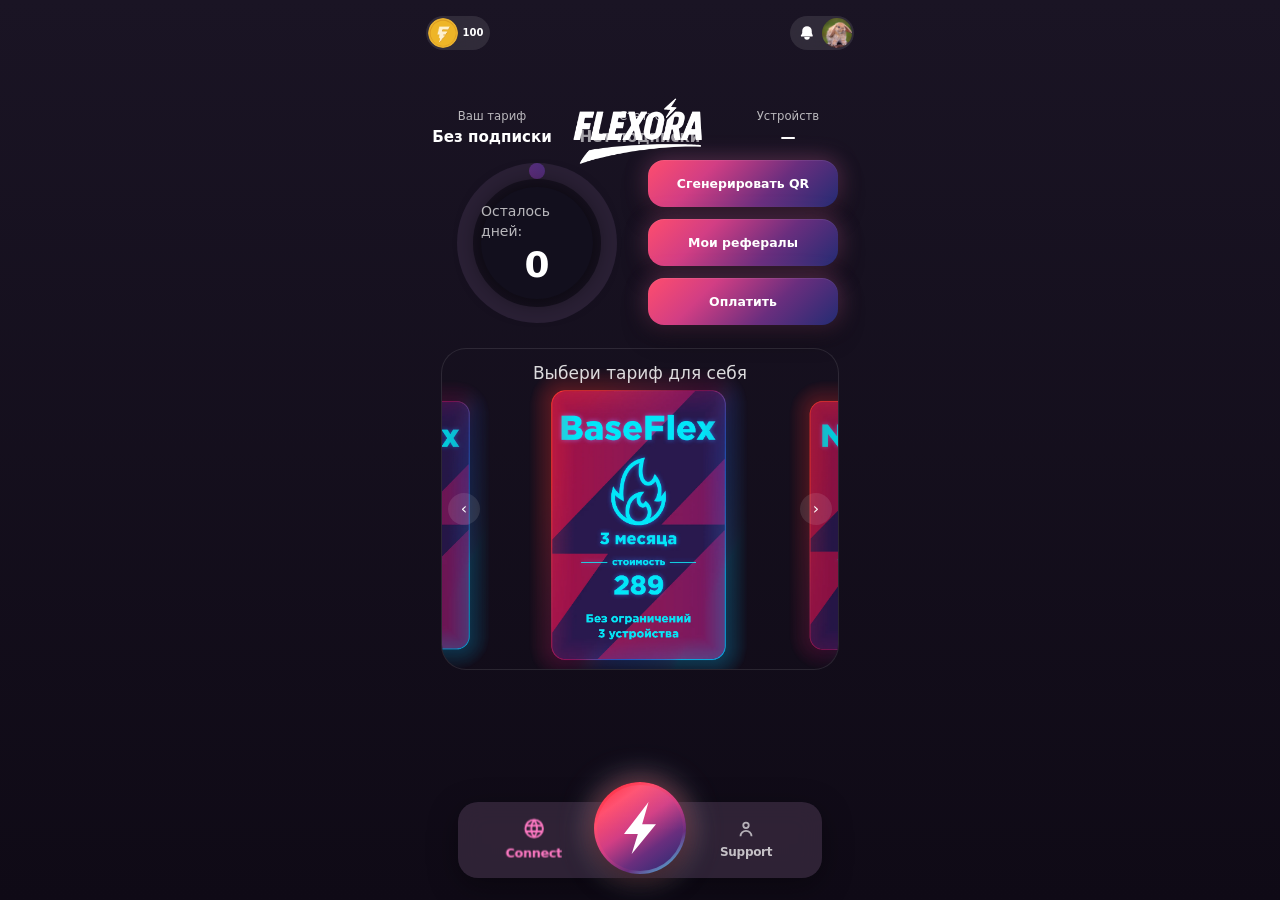
<file: frontend/assets/download_apps/Flexora.html>
<!DOCTYPE html>
<!-- saved from url=(0028)https://connect.flexora.fun/ -->
<html lang="ru" style="--tg-viewport-height: 100vh; --tg-viewport-stable-height: 100vh; overscroll-behavior-y: none;"><head><meta http-equiv="Content-Type" content="text/html; charset=UTF-8">
    
    <meta name="viewport" content="width=device-width, initial-scale=1, viewport-fit=cover">
    <title>Flexora</title>

    <link rel="preconnect" href="https://fonts.gstatic.com/" crossorigin="">
    <link href="./Flexora_files/css2" rel="stylesheet">

    <!-- Telegram WebApp SDK -->
    <script src="./Flexora_files/telegram-web-app.js.загрузка"></script>

    <!-- Ранняя инициализация WebApp: тема, expand, запрет свайпа вниз -->
    <script>
      document.addEventListener("DOMContentLoaded", function () {
        var webApp = window.Telegram && window.Telegram.WebApp;
        if (!webApp) return;

        try {
          // говорим Телеге, что всё готово, и разворачиваем мини-апп
          if (typeof webApp.ready === "function") {
            webApp.ready();
          }
          if (typeof webApp.expand === "function") {
            webApp.expand();
          }

          // вырубаем сворачивание мини-аппа вертикальным свайпом по контенту
          if (typeof webApp.disableVerticalSwipes === "function") {
            webApp.disableVerticalSwipes();
          }

          // подхватываем цвет фона из темы (на всякий)
          var tp = webApp.themeParams || {};
          if (tp.bg_color) {
            document.documentElement.style.setProperty("--tg-bg", tp.bg_color);
          }
        } catch (e) {
          console.log("[Flexora] Telegram WebApp init error", e);
        }
      });
    </script>
    <script type="module" crossorigin="" src="./Flexora_files/index-u9uAlI1-.js.загрузка"></script>
    <link rel="stylesheet" crossorigin="" href="./Flexora_files/index--44U0tvQ.css">
  </head>

  <body class="bg-[#0f0a12] text-white" style="overscroll-behavior-y: none;">
    <div id="root"><div class="min-h-screen w-full text-white" style="background-image: linear-gradient(rgb(26, 20, 36) 0%, rgb(15, 10, 22) 100%); background-position-x: ; background-position-y: ; background-size: ; background-repeat: ; background-attachment: ; background-origin: ; background-clip: ; background-color: ;"><div class="mx-auto max-w-[460px] px-4 pb-4"><div class="relative" style="--pad: 16px; overscroll-behavior-y: contain;"><div class="fixed left-1/2 -translate-x-1/2 z-40 w-full max-w-[460px]" style="top: calc(env(safe-area-inset-top) + 0px);"><div class="relative px-4 pt-4"><div class="flex items-center justify-between"><div class="h-[34px] grid grid-cols-[30px_1fr] items-center px-[2px] py-[2px] rounded-full bg-white/10 backdrop-blur-md min-w-[64px]"><img src="./Flexora_files/coin.png" alt="fcoin" class="w-[30px] h-[30px] rounded-full object-contain justify-self-start"><span class="leading-none font-semibold text-center whitespace-nowrap" style="font-variant-numeric: tabular-nums; font-size: 10.02px;">100</span></div><div class="h-[34px] grid grid-cols-[1fr_30px] items-center px-[2px] py-[2px] rounded-full bg-white/10 backdrop-blur-md min-w-[64px]"><div class="flex items-center justify-center"><svg viewBox="0 0 24 24" fill="currentColor" class="w-5 h-5" style="transform: scale(0.82);"><path d="M12 2a7 7 0 00-7 7v3.1l-1.4 2.8A1 1 0 004.5 17h15a1 1 0 00.9-1.4L19 12.1V9a7 7 0 00-7-7zM8 18a4 4 0 008 0H8z"></path></svg></div><img src="./Flexora_files/avatar.jpg" alt="avatar" class="w-[30px] h-[30px] rounded-full object-cover justify-self-end"></div></div></div></div><div class="fixed inset-0" style="z-index: 999; pointer-events: none;"><div class="absolute inset-0" style="background: radial-gradient(circle, rgb(25, 16, 39) 0%, rgb(12, 7, 22) 55%, rgb(2, 1, 10) 100%); opacity: 0; transition: opacity 0.55s ease-out;"></div><div class="absolute inset-0 flex items-center justify-center pointer-events-none"><div style="position: absolute; top: 50%; left: 50%; transform: translate(-50%, -50%) translateY(-320px) scale(0.55); transition: transform 0.7s cubic-bezier(0.22, 0.61, 0.36, 1); will-change: transform;"><div style="width: 320px; height: 320px;"><svg xmlns="http://www.w3.org/2000/svg" xmlns:xlink="http://www.w3.org/1999/xlink" viewBox="0 0 3840 2675" width="3840" height="2675" preserveAspectRatio="xMidYMid meet" style="width: 100%; height: 100%; transform: translate3d(0px, 0px, 0px); content-visibility: visible;"><defs><clippath id="__lottie_element_2"><rect width="3840" height="2675" x="0" y="0"></rect></clippath><g id="__lottie_element_6"><g clip-path="url(#__lottie_element_7)" transform="matrix(1,0,0,1,0,257.5)" opacity="1" style="display: block;"><g style="display: block;" transform="matrix(0,0,0,0,2016.6190185546875,1465.0340576171875)" opacity="1"><path stroke-linecap="butt" stroke-linejoin="miter" fill-opacity="0" stroke-miterlimit="49" stroke="rgb(255,255,255)" stroke-opacity="1" stroke-width="20" d=" M484.4320068359375,-186.9250030517578 C484.4320068359375,-186.9250030517578 400.22198486328125,-76.12200164794922 400.22198486328125,-76.12200164794922 C400.22198486328125,-76.12200164794922 409.08599853515625,-18.503999710083008 409.08599853515625,-18.503999710083008 C409.08599853515625,-18.503999710083008 298.2829895019531,70.13899993896484 298.2829895019531,70.13899993896484 C298.2829895019531,70.13899993896484 440.1109924316406,-2.992000102996826 440.1109924316406,-2.992000102996826 C440.1109924316406,-2.992000102996826 429.0299987792969,-65.04199981689453 429.0299987792969,-65.04199981689453 C429.0299987792969,-65.04199981689453 484.4320068359375,-186.9250030517578 484.4320068359375,-186.9250030517578z"></path><g opacity="1" transform="matrix(1,0,0,1,0,0)"><path fill="rgb(255,255,255)" fill-opacity="1" d=" M484.4320068359375,-186.9250030517578 C484.4320068359375,-186.9250030517578 400.22198486328125,-76.12200164794922 400.22198486328125,-76.12200164794922 C400.22198486328125,-76.12200164794922 409.08599853515625,-18.503999710083008 409.08599853515625,-18.503999710083008 C409.08599853515625,-18.503999710083008 298.2829895019531,70.13899993896484 298.2829895019531,70.13899993896484 C298.2829895019531,70.13899993896484 440.1109924316406,-2.992000102996826 440.1109924316406,-2.992000102996826 C440.1109924316406,-2.992000102996826 429.0299987792969,-65.04199981689453 429.0299987792969,-65.04199981689453 C429.0299987792969,-65.04199981689453 484.4320068359375,-186.9250030517578 484.4320068359375,-186.9250030517578z"></path></g></g><g style="display: block;" transform="matrix(0,0,0,0,2308.514892578125,1348.824951171875)" opacity="1"><path stroke-linecap="butt" stroke-linejoin="miter" fill-opacity="0" stroke-miterlimit="49" stroke="rgb(255,255,255)" stroke-opacity="1" stroke-width="20" d=" M547.3679809570312,-156.8419952392578 C547.3679809570312,-156.8419952392578 541.052978515625,-60 541.052978515625,-60 C541.052978515625,-60 514.7369995117188,-58.946998596191406 514.7369995117188,-58.946998596191406 C514.7369995117188,-58.946998596191406 462.1050109863281,11.579000473022461 462.1050109863281,11.579000473022461 C462.1050109863281,11.579000473022461 522.10498046875,-40 522.10498046875,-40 C522.10498046875,-40 551.5789794921875,-48.42100143432617 551.5789794921875,-48.42100143432617 C551.5789794921875,-48.42100143432617 547.3679809570312,-156.8419952392578 547.3679809570312,-156.8419952392578z"></path><g opacity="1" transform="matrix(1,0,0,1,0,0)"><path fill="rgb(255,255,255)" fill-opacity="1" d=" M547.3679809570312,-156.8419952392578 C547.3679809570312,-156.8419952392578 541.052978515625,-60 541.052978515625,-60 C541.052978515625,-60 514.7369995117188,-58.946998596191406 514.7369995117188,-58.946998596191406 C514.7369995117188,-58.946998596191406 462.1050109863281,11.579000473022461 462.1050109863281,11.579000473022461 C462.1050109863281,11.579000473022461 522.10498046875,-40 522.10498046875,-40 C522.10498046875,-40 551.5789794921875,-48.42100143432617 551.5789794921875,-48.42100143432617 C551.5789794921875,-48.42100143432617 547.3679809570312,-156.8419952392578 547.3679809570312,-156.8419952392578z"></path></g></g><g style="display: block;" transform="matrix(0,0,0,0,1862.18505859375,1105.1700439453125)" opacity="1"><path stroke-linecap="butt" stroke-linejoin="miter" fill-opacity="0" stroke-miterlimit="49" stroke="rgb(255,255,255)" stroke-opacity="1" stroke-width="20" d=" M386,-203 C386,-203 315,-163 315,-163 C315,-163 312.0270080566406,-140.781005859375 312.0270080566406,-140.781005859375 C312.0270080566406,-140.781005859375 251.8679962158203,-126.0479965209961 251.8679962158203,-126.0479965209961 C251.8679962158203,-126.0479965209961 319.1260070800781,-131.91400146484375 319.1260070800781,-131.91400146484375 C319.1260070800781,-131.91400146484375 331.80999755859375,-158.51400756835938 331.80999755859375,-158.51400756835938 C331.80999755859375,-158.51400756835938 386,-203 386,-203z"></path><g opacity="1" transform="matrix(1,0,0,1,0,0)"><path fill="rgb(255,255,255)" fill-opacity="1" d=" M386,-203 C386,-203 315,-163 315,-163 C315,-163 312.0270080566406,-140.781005859375 312.0270080566406,-140.781005859375 C312.0270080566406,-140.781005859375 251.8679962158203,-126.0479965209961 251.8679962158203,-126.0479965209961 C251.8679962158203,-126.0479965209961 319.1260070800781,-131.91400146484375 319.1260070800781,-131.91400146484375 C319.1260070800781,-131.91400146484375 331.80999755859375,-158.51400756835938 331.80999755859375,-158.51400756835938 C331.80999755859375,-158.51400756835938 386,-203 386,-203z"></path></g></g></g></g><clippath id="__lottie_element_7"><path d="M0,0 L3840,0 L3840,2160 L0,2160z"></path></clippath><clippath id="__lottie_element_20"><path d="M0,0 L3840,0 L3840,2160 L0,2160z"></path></clippath><g id="__lottie_element_23"><g transform="matrix(1,0,0,1,2441.43896484375,388.1440124511719)" opacity="1" style="display: block;"><path stroke-linecap="butt" stroke-linejoin="miter" fill-opacity="0" stroke-miterlimit="4" stroke="rgb(255,255,255)" stroke-opacity="1" stroke-width="73" d=" M268.86,216.99 C268.86,216.99 61.95,426.03 61.95,426.03 C50.37,433.73 36.42,420.34 43.64,408.46 C43.64,408.46 138.3,252.61 138.3,252.61 C138.73,251.91 138.25,251 137.43,250.95 C137.43,250.95 17.02,243.46 17.02,243.46 C4.58,242.69 0.25,226.55 10.63,219.65 C10.63,219.65 245.24,7.94 245.24,7.94 C256.82,0.25 270.76,13.65 263.55,25.52 C263.55,25.52 161.01,185.51 161.01,185.51 C160.56,186.21 161.03,187.14 161.87,187.19 C161.87,187.19 262.47,193.18 262.47,193.18 C274.92,193.96 279.25,210.1 268.86,216.99z"></path><g opacity="1" transform="matrix(1,0,0,1,139.74899291992188,216.98800659179688)"><path fill="rgb(255,255,255)" fill-opacity="1" d=" M129.11300659179688,0.0010000000474974513 C129.11300659179688,0.0010000000474974513 -77.8030014038086,209.04600524902344 -77.8030014038086,209.04600524902344 C-89.3740005493164,216.73800659179688 -103.3280029296875,203.35000610351562 -96.10399627685547,191.47000122070312 C-96.10399627685547,191.47000122070312 -1.4479999542236328,35.619998931884766 -1.4479999542236328,35.619998931884766 C-1.0210000276565552,34.91699981689453 -1.49399995803833,34.0099983215332 -2.315000057220459,33.95899963378906 C-2.315000057220459,33.95899963378906 -122.73300170898438,26.469999313354492 -122.73300170898438,26.469999313354492 C-135.1699981689453,25.702999114990234 -139.49899291992188,9.562999725341797 -129.12100219726562,2.6630001068115234 C-129.12100219726562,2.6630001068115234 105.48799896240234,-209.0469970703125 105.48799896240234,-209.0469970703125 C117.06999969482422,-216.73800659179688 131.01199340820312,-203.34100341796875 123.79900360107422,-191.468994140625 C123.79900360107422,-191.468994140625 21.261999130249023,-31.479999542236328 21.261999130249023,-31.479999542236328 C20.81100082397461,-30.775999069213867 21.28499984741211,-29.847000122070312 22.118999481201172,-29.797000885009766 C22.118999481201172,-29.797000885009766 122.7249984741211,-23.80699920654297 122.7249984741211,-23.80699920654297 C135.17100524902344,-23.02899932861328 139.5,-6.888000011444092 129.11300659179688,0.0010000000474974513z"></path></g></g></g><filter id="__lottie_element_29" filterUnits="objectBoundingBox" x="0%" y="0%" width="100%" height="100%"><fecomponenttransfer in="SourceGraphic"><fefunca type="table" tableValues="1.0 0.0"></fefunca></fecomponenttransfer></filter><mask id="__lottie_element_23_2" mask-type="alpha"><g filter="url(#__lottie_element_29)"><rect width="3840" height="2160" x="0" y="0" fill="#ffffff" opacity="0"></rect><use href="#__lottie_element_23"></use></g></mask><filter id="__lottie_element_30" filterUnits="objectBoundingBox" x="0%" y="0%" width="100%" height="100%"><fecomponenttransfer in="SourceGraphic"><fefunca type="table" tableValues="1.0 0.0"></fefunca></fecomponenttransfer></filter><mask id="__lottie_element_6_2" mask-type="alpha"><g filter="url(#__lottie_element_30)"><rect width="3840" height="2675" x="0" y="0" fill="#ffffff" opacity="0"></rect><use href="#__lottie_element_6"></use></g></mask><clippath id="__lottie_element_32"><path d="M0,0 L3840,0 L3840,2160 L0,2160z"></path></clippath><g id="__lottie_element_35"><g style="display: block;" transform="matrix(0,0,0,0,2308.514892578125,1348.824951171875)" opacity="1"><path stroke-linecap="butt" stroke-linejoin="miter" fill-opacity="0" stroke-miterlimit="49" stroke="rgb(255,255,255)" stroke-opacity="1" stroke-width="20" d=" M547.3679809570312,-156.8419952392578 C547.3679809570312,-156.8419952392578 541.052978515625,-60 541.052978515625,-60 C541.052978515625,-60 514.7369995117188,-58.946998596191406 514.7369995117188,-58.946998596191406 C514.7369995117188,-58.946998596191406 462.1050109863281,11.579000473022461 462.1050109863281,11.579000473022461 C462.1050109863281,11.579000473022461 522.10498046875,-40 522.10498046875,-40 C522.10498046875,-40 551.5789794921875,-48.42100143432617 551.5789794921875,-48.42100143432617 C551.5789794921875,-48.42100143432617 547.3679809570312,-156.8419952392578 547.3679809570312,-156.8419952392578z"></path><g opacity="1" transform="matrix(1,0,0,1,0,0)"><path fill="rgb(255,255,255)" fill-opacity="1" d=" M547.3679809570312,-156.8419952392578 C547.3679809570312,-156.8419952392578 541.052978515625,-60 541.052978515625,-60 C541.052978515625,-60 514.7369995117188,-58.946998596191406 514.7369995117188,-58.946998596191406 C514.7369995117188,-58.946998596191406 462.1050109863281,11.579000473022461 462.1050109863281,11.579000473022461 C462.1050109863281,11.579000473022461 522.10498046875,-40 522.10498046875,-40 C522.10498046875,-40 551.5789794921875,-48.42100143432617 551.5789794921875,-48.42100143432617 C551.5789794921875,-48.42100143432617 547.3679809570312,-156.8419952392578 547.3679809570312,-156.8419952392578z"></path></g></g></g><filter id="__lottie_element_47" filterUnits="objectBoundingBox" x="0%" y="0%" width="100%" height="100%"><fecomponenttransfer in="SourceGraphic"><fefunca type="table" tableValues="1.0 0.0"></fefunca></fecomponenttransfer></filter><mask id="__lottie_element_35_2" mask-type="alpha"><g filter="url(#__lottie_element_47)"><rect width="3840" height="2160" x="0" y="0" fill="#ffffff" opacity="0"></rect><use href="#__lottie_element_35"></use></g></mask><g id="__lottie_element_57"><g style="display: block;" transform="matrix(1,0,0,1,1920.0001220703125,1337.5)" opacity="1"><g opacity="1" transform="matrix(1,0,0,1,1151.5159912109375,-141.781005859375)"><path fill="rgb(255,255,255)" fill-opacity="1" d=" M276.4844970703125,-366.218994140625 C276.4844970703125,-366.218994140625 276.4844970703125,366.218994140625 276.4844970703125,366.218994140625 C276.4844970703125,366.218994140625 -276.4844970703125,366.218994140625 -276.4844970703125,366.218994140625 C-276.4844970703125,366.218994140625 -276.4844970703125,-366.218994140625 -276.4844970703125,-366.218994140625 C-276.4844970703125,-366.218994140625 276.4844970703125,-366.218994140625 276.4844970703125,-366.218994140625z"></path><path stroke-linecap="butt" stroke-linejoin="miter" fill-opacity="0" stroke-miterlimit="4" stroke="rgb(255,255,255)" stroke-opacity="1" stroke-width="2" d=" M276.4844970703125,-366.218994140625 C276.4844970703125,-366.218994140625 276.4844970703125,366.218994140625 276.4844970703125,366.218994140625 C276.4844970703125,366.218994140625 -276.4844970703125,366.218994140625 -276.4844970703125,366.218994140625 C-276.4844970703125,366.218994140625 -276.4844970703125,-366.218994140625 -276.4844970703125,-366.218994140625 C-276.4844970703125,-366.218994140625 276.4844970703125,-366.218994140625 276.4844970703125,-366.218994140625z"></path></g></g></g><mask id="__lottie_element_57_1" mask-type="alpha"><use href="#__lottie_element_57"></use></mask><clippath id="__lottie_element_64"><path d="M0,0 L3840,0 L3840,2160 L0,2160z"></path></clippath><g id="__lottie_element_67"><g style="display: block;" transform="matrix(1,0,0,1,1920,1080)" opacity="1"><g opacity="1" transform="matrix(1,0,0,1,0,0)"><path fill="rgb(255,255,255)" fill-opacity="1" d=" M138.94700622558594,-486.3160095214844 C138.94700622558594,-486.3160095214844 -82.1050033569336,-110.5260009765625 -82.1050033569336,-110.5260009765625 C-82.1050033569336,-110.5260009765625 31.57900047302246,243.1580047607422 31.57900047302246,243.1580047607422 C31.57900047302246,243.1580047607422 445.26300048828125,252.6320037841797 445.26300048828125,252.6320037841797 C445.26300048828125,252.6320037841797 600,-429.4739990234375 600,-429.4739990234375 C600,-429.4739990234375 138.94700622558594,-486.3160095214844 138.94700622558594,-486.3160095214844z"></path><path stroke-linecap="butt" stroke-linejoin="miter" fill-opacity="0" stroke-miterlimit="4" stroke="rgb(255,255,255)" stroke-opacity="1" stroke-width="2" d=" M138.94700622558594,-486.3160095214844 C138.94700622558594,-486.3160095214844 -82.1050033569336,-110.5260009765625 -82.1050033569336,-110.5260009765625 C-82.1050033569336,-110.5260009765625 31.57900047302246,243.1580047607422 31.57900047302246,243.1580047607422 C31.57900047302246,243.1580047607422 445.26300048828125,252.6320037841797 445.26300048828125,252.6320037841797 C445.26300048828125,252.6320037841797 600,-429.4739990234375 600,-429.4739990234375 C600,-429.4739990234375 138.94700622558594,-486.3160095214844 138.94700622558594,-486.3160095214844z"></path></g></g></g><mask id="__lottie_element_67_1" mask-type="alpha"><use href="#__lottie_element_67"></use></mask><clippath id="__lottie_element_74"><path d="M0,0 L3840,0 L3840,2675 L0,2675z"></path></clippath><g id="__lottie_element_86"><g style="display: block;" transform="matrix(1,0,0,1,1920,1337.5)" opacity="1"><g opacity="1" transform="matrix(1,0,0,1,0,0)"><path fill="rgb(255,255,255)" fill-opacity="1" d=" M-217.89500427246094,-486.3160095214844 C-217.89500427246094,-486.3160095214844 -767.3679809570312,-483.1579895019531 -767.3679809570312,-483.1579895019531 C-767.3679809570312,-483.1579895019531 -918.947021484375,240 -918.947021484375,240 C-918.947021484375,240 -331.5790100097656,236.8419952392578 -331.5790100097656,236.8419952392578 C-331.5790100097656,236.8419952392578 -145.26300048828125,-110.5260009765625 -145.26300048828125,-110.5260009765625 C-145.26300048828125,-110.5260009765625 -217.89500427246094,-486.3160095214844 -217.89500427246094,-486.3160095214844z"></path><path stroke-linecap="butt" stroke-linejoin="miter" fill-opacity="0" stroke-miterlimit="4" stroke="rgb(255,255,255)" stroke-opacity="1" stroke-width="2" d=" M-217.89500427246094,-486.3160095214844 C-217.89500427246094,-486.3160095214844 -767.3679809570312,-483.1579895019531 -767.3679809570312,-483.1579895019531 C-767.3679809570312,-483.1579895019531 -918.947021484375,240 -918.947021484375,240 C-918.947021484375,240 -331.5790100097656,236.8419952392578 -331.5790100097656,236.8419952392578 C-331.5790100097656,236.8419952392578 -145.26300048828125,-110.5260009765625 -145.26300048828125,-110.5260009765625 C-145.26300048828125,-110.5260009765625 -217.89500427246094,-486.3160095214844 -217.89500427246094,-486.3160095214844z"></path></g></g></g><mask id="__lottie_element_86_1" mask-type="alpha"><use href="#__lottie_element_86"></use></mask><g id="__lottie_element_92"><g style="display: block;" transform="matrix(1,0,0,1,1920,1337.5)" opacity="1"><g opacity="1" transform="matrix(1,0,0,1,0,0)"><path fill="rgb(255,255,255)" fill-opacity="1" d=" M-621.1829833984375,-420.89898681640625 C-621.1829833984375,-420.89898681640625 -970.1190185546875,-420.89898681640625 -970.1190185546875,-420.89898681640625 C-970.1190185546875,-420.89898681640625 -1113.5699462890625,230.447998046875 -1113.5699462890625,230.447998046875 C-1113.5699462890625,230.447998046875 -756.8800048828125,230.447998046875 -756.8800048828125,230.447998046875 C-756.8800048828125,230.447998046875 -621.1829833984375,-420.89898681640625 -621.1829833984375,-420.89898681640625z"></path><path stroke-linecap="butt" stroke-linejoin="miter" fill-opacity="0" stroke-miterlimit="4" stroke="rgb(255,255,255)" stroke-opacity="1" stroke-width="2" d=" M-621.1829833984375,-420.89898681640625 C-621.1829833984375,-420.89898681640625 -970.1190185546875,-420.89898681640625 -970.1190185546875,-420.89898681640625 C-970.1190185546875,-420.89898681640625 -1113.5699462890625,230.447998046875 -1113.5699462890625,230.447998046875 C-1113.5699462890625,230.447998046875 -756.8800048828125,230.447998046875 -756.8800048828125,230.447998046875 C-756.8800048828125,230.447998046875 -621.1829833984375,-420.89898681640625 -621.1829833984375,-420.89898681640625z"></path></g></g></g><mask id="__lottie_element_92_1" mask-type="alpha"><use href="#__lottie_element_92"></use></mask><g id="__lottie_element_98"><g style="display: none;" transform="matrix(1,0,0,1,1916.7900390625,1343.0660400390625)" opacity="1"><g opacity="1" transform="matrix(0.9950199723243713,0,0,0.9593200087547302,-42.8120002746582,61.20600128173828)"><path fill="rgb(255,255,255)" fill-opacity="1" d=" M-1279.4720458984375,-501.1369934082031 C-1279.4720458984375,-501.1369934082031 -1431.251953125,158.31300354003906 -1431.251953125,158.31300354003906 C-1431.251953125,158.31300354003906 -1267.0159912109375,160.9669952392578 -1267.0159912109375,160.9669952392578 C-1267.0159912109375,160.9669952392578 -1124.5970458984375,-496.71600341796875 -1124.5970458984375,-496.71600341796875 C-1124.5970458984375,-496.71600341796875 -1279.4720458984375,-501.1369934082031 -1279.4720458984375,-501.1369934082031z"></path><path stroke-linecap="butt" stroke-linejoin="miter" fill-opacity="0" stroke-miterlimit="4" stroke="rgb(255,255,255)" stroke-opacity="1" stroke-width="2" d=" M-1279.4720458984375,-501.1369934082031 C-1279.4720458984375,-501.1369934082031 -1431.251953125,158.31300354003906 -1431.251953125,158.31300354003906 C-1431.251953125,158.31300354003906 -1267.0159912109375,160.9669952392578 -1267.0159912109375,160.9669952392578 C-1267.0159912109375,160.9669952392578 -1124.5970458984375,-496.71600341796875 -1124.5970458984375,-496.71600341796875 C-1124.5970458984375,-496.71600341796875 -1279.4720458984375,-501.1369934082031 -1279.4720458984375,-501.1369934082031z"></path></g></g></g><mask id="__lottie_element_98_1" mask-type="alpha"><use href="#__lottie_element_98"></use></mask><g id="__lottie_element_104"><g style="display: none;" transform="matrix(1,0,0,1,1920,1337.5)" opacity="1"><g opacity="1" transform="matrix(1,0,0,1,0,0)"><path fill="rgb(255,255,255)" fill-opacity="1" d=" M-1253.9154052734375,-165.29299926757812 C-1253.9154052734375,-165.29299926757812 -1285.4573974609375,-13.151000022888184 -1285.4573974609375,-13.151000022888184 C-1285.4573974609375,-13.151000022888184 -1098.0772705078125,-11.295000076293945 -1098.0772705078125,-11.295000076293945 C-1098.0772705078125,-11.295000076293945 -1062.8251953125,-163.43699645996094 -1062.8251953125,-163.43699645996094 C-1062.8251953125,-163.43699645996094 -1253.9154052734375,-165.29299926757812 -1253.9154052734375,-165.29299926757812z"></path><path stroke-linecap="butt" stroke-linejoin="miter" fill-opacity="0" stroke-miterlimit="4" stroke="rgb(255,255,255)" stroke-opacity="1" stroke-width="2" d=" M-1253.9154052734375,-165.29299926757812 C-1253.9154052734375,-165.29299926757812 -1285.4573974609375,-13.151000022888184 -1285.4573974609375,-13.151000022888184 C-1285.4573974609375,-13.151000022888184 -1098.0772705078125,-11.295000076293945 -1098.0772705078125,-11.295000076293945 C-1098.0772705078125,-11.295000076293945 -1062.8251953125,-163.43699645996094 -1062.8251953125,-163.43699645996094 C-1062.8251953125,-163.43699645996094 -1253.9154052734375,-165.29299926757812 -1253.9154052734375,-165.29299926757812z"></path></g></g></g><mask id="__lottie_element_104_1" mask-type="alpha"><use href="#__lottie_element_104"></use></mask><g id="__lottie_element_110"><g style="display: none;" transform="matrix(1,0,0,1,1975.6619873046875,1090.7330322265625)" opacity="1"><g opacity="1" transform="matrix(1,0,0,1,0,0)"><path fill="rgb(255,255,255)" fill-opacity="1" d=" M-1254.153076171875,-164.75022888183594 C-1254.153076171875,-164.75022888183594 -1285.45703125,-13.151000022888184 -1285.45703125,-13.151000022888184 C-1285.45703125,-13.151000022888184 -1081.273681640625,-11.295000076293945 -1081.273681640625,-11.295000076293945 C-1081.273681640625,-11.295000076293945 -1046.2587890625,-162.89425659179688 -1046.2587890625,-162.89425659179688 C-1046.2587890625,-162.89425659179688 -1254.153076171875,-164.75022888183594 -1254.153076171875,-164.75022888183594z"></path><path stroke-linecap="butt" stroke-linejoin="miter" fill-opacity="0" stroke-miterlimit="4" stroke="rgb(255,255,255)" stroke-opacity="1" stroke-width="2" d=" M-1254.153076171875,-164.75022888183594 C-1254.153076171875,-164.75022888183594 -1285.45703125,-13.151000022888184 -1285.45703125,-13.151000022888184 C-1285.45703125,-13.151000022888184 -1081.273681640625,-11.295000076293945 -1081.273681640625,-11.295000076293945 C-1081.273681640625,-11.295000076293945 -1046.2587890625,-162.89425659179688 -1046.2587890625,-162.89425659179688 C-1046.2587890625,-162.89425659179688 -1254.153076171875,-164.75022888183594 -1254.153076171875,-164.75022888183594z"></path></g></g></g><mask id="__lottie_element_110_1" mask-type="alpha"><use href="#__lottie_element_110"></use></mask><g id="__lottie_element_119"><g transform="matrix(1,0,0,1,1920,1337.5)" opacity="1" style="display: block;"><g opacity="1" transform="matrix(1,0,0,1,0,0)"><path fill="rgb(255,255,255)" fill-opacity="1" d=" M1382.988037109375,267.7409973144531 C1382.988037109375,267.7409973144531 -1141.865966796875,343.9219970703125 -1141.865966796875,343.9219970703125 C-1141.865966796875,343.9219970703125 -1397.615966796875,762.9180297851562 -1397.615966796875,762.9180297851562 C-1397.615966796875,762.9180297851562 1366.6639404296875,615.9970092773438 1366.6639404296875,615.9970092773438 C1366.6639404296875,615.9970092773438 1382.988037109375,267.7409973144531 1382.988037109375,267.7409973144531z"></path></g></g></g><mask id="__lottie_element_119_1" mask-type="alpha"><use href="#__lottie_element_119"></use></mask></defs><g clip-path="url(#__lottie_element_2)"><g mask="url(#__lottie_element_119_1)" style="display: block;"><g transform="matrix(1,0,0,1,604.3389892578125,1596.31396484375)" opacity="1"><g opacity="1" transform="matrix(1,0,0,1,1322.571044921875,239.9980010986328)"><path fill="rgb(255,255,255)" fill-opacity="1" d=" M1311.488037109375,-175.94400024414062 C1115.9119873046875,-184.64700317382812 -47.71900177001953,-239.7480010986328 -1094.573974609375,-64.31800079345703 C-1107.780029296875,-62.10499954223633 -1119.89599609375,-55.67100143432617 -1129.2080078125,-46.04899978637695 C-1187.8570556640625,14.54699993133545 -1277.967041015625,140.593994140625 -1317.10205078125,217.99400329589844 C-1322.321044921875,228.3159942626953 -1312.404052734375,239.7480010986328 -1301.4449462890625,236.0489959716797 C-385.2139892578125,-73.19100189208984 809.4650268554688,-163.8820037841797 1315.0980224609375,-132.0659942626953 C1317.676025390625,-131.9040069580078 1319.93603515625,-133.7259979248047 1320.3470458984375,-136.2760009765625 C1321.6429443359375,-144.31399536132812 1322.321044921875,-156.156005859375 1322.239013671875,-164.84300231933594 C1322.1829833984375,-170.81100463867188 1317.449951171875,-175.6790008544922 1311.488037109375,-175.94400024414062z"></path></g></g></g><g style="display: block;" transform="matrix(1,0,0,1,467.7879638671875,936.239990234375)" opacity="1"><g opacity="1" transform="matrix(1,0,0,1,226.54100036621094,308.2699890136719)"><path fill="rgb(255,255,255)" fill-opacity="1" d=" M216.9409942626953,-308.0199890136719 C222.29400634765625,-308.0199890136719 226.29100036621094,-303.0929870605469 225.18600463867188,-297.8550109863281 C225.18600463867188,-297.8550109863281 199.06900024414062,-173.9600067138672 199.06900024414062,-173.9600067138672 C199.06900024414062,-173.9600067138672 199.0290069580078,-173.77000427246094 199.0290069580078,-173.77000427246094 C199.0290069580078,-173.77000427246094 32.880001068115234,-173.8179931640625 32.880001068115234,-173.8179931640625 C28.93400001525879,-173.81900024414062 25.516000747680664,-171.08200073242188 24.65399932861328,-167.23199462890625 C24.65399932861328,-167.23199462890625 2.627000093460083,-68.8239974975586 2.627000093460083,-68.8239974975586 C1.4479999542236328,-63.558998107910156 5.452000141143799,-58.558998107910156 10.847000122070312,-58.55699920654297 C10.847000122070312,-58.55699920654297 73.91899871826172,-58.540000915527344 73.91899871826172,-58.540000915527344 C73.91899871826172,-58.540000915527344 152.12899780273438,-58.52000045776367 152.12899780273438,-58.52000045776367 C152.12899780273438,-58.52000045776367 127.92900085449219,56.2400016784668 127.92900085449219,56.2400016784668 C127.92900085449219,56.2400016784668 125.27799987792969,68.8280029296875 125.27799987792969,68.8280029296875 C124.45700073242188,72.72799682617188 121.01599884033203,75.51899719238281 117.02999877929688,75.51799774169922 C117.02999877929688,75.51799774169922 -22.930999755859375,75.48200225830078 -22.930999755859375,75.48200225830078 C-26.875999450683594,75.48100280761719 -30.29400062561035,78.21700286865234 -31.1560001373291,82.06700134277344 C-31.1560001373291,82.06700134277344 -51.691001892089844,173.77999877929688 -51.691001892089844,173.77999877929688 C-51.691001892089844,173.77999877929688 -80.2760009765625,301.43499755859375 -80.2760009765625,301.43499755859375 C-81.13800048828125,305.28399658203125 -84.55500030517578,308.0199890136719 -88.4990005493164,308.0199890136719 C-88.4990005493164,308.0199890136719 -216.88900756835938,308.0199890136719 -216.88900756835938,308.0199890136719 C-222.28500366210938,308.0199890136719 -226.29100036621094,303.01800537109375 -225.11199951171875,297.75201416015625 C-225.11199951171875,297.75201416015625 -197.34100341796875,173.74000549316406 -197.34100341796875,173.74000549316406 C-197.34100341796875,173.74000549316406 -175.33099365234375,75.44000244140625 -175.33099365234375,75.44000244140625 C-175.33099365234375,75.44000244140625 -145.3209991455078,-58.599998474121094 -145.3209991455078,-58.599998474121094 C-145.3209991455078,-58.599998474121094 -119.52100372314453,-173.85000610351562 -119.52100372314453,-173.85000610351562 C-119.52100372314453,-173.85000610351562 -90.95500183105469,-301.43499755859375 -90.95500183105469,-301.43499755859375 C-90.09400177001953,-305.28399658203125 -86.677001953125,-308.0199890136719 -82.73200225830078,-308.0199890136719 C-82.73200225830078,-308.0199890136719 216.9409942626953,-308.0199890136719 216.9409942626953,-308.0199890136719z"></path></g></g><g mask="url(#__lottie_element_110_1)" style="display: none;"><g transform="matrix(1,0,0,1,467.7879638671875,936.239990234375)" opacity="1"><g opacity="1" transform="matrix(1,0,0,1,226.54100036621094,308.2699890136719)"><path fill="rgb(255,255,255)" fill-opacity="1" d=" M216.9409942626953,-308.0199890136719 C222.29400634765625,-308.0199890136719 226.29100036621094,-303.0929870605469 225.18600463867188,-297.8550109863281 C225.18600463867188,-297.8550109863281 199.06900024414062,-173.9600067138672 199.06900024414062,-173.9600067138672 C199.06900024414062,-173.9600067138672 199.0290069580078,-173.77000427246094 199.0290069580078,-173.77000427246094 C199.0290069580078,-173.77000427246094 32.880001068115234,-173.8179931640625 32.880001068115234,-173.8179931640625 C28.93400001525879,-173.81900024414062 25.516000747680664,-171.08200073242188 24.65399932861328,-167.23199462890625 C24.65399932861328,-167.23199462890625 47.47600173950195,-308.1059875488281 51.42100143432617,-308.1059875488281 C51.42100143432617,-308.1059875488281 216.9409942626953,-308.0199890136719 216.9409942626953,-308.0199890136719z"></path></g></g></g><g mask="url(#__lottie_element_104_1)" style="display: none;"><g transform="matrix(1,0,0,1,467.7879638671875,936.239990234375)" opacity="1"><g opacity="1" transform="matrix(1,0,0,1,226.54100036621094,308.2699890136719)"><path fill="rgb(255,255,255)" fill-opacity="1" d=" M2.627000093460083,-68.8239974975586 C1.4479999542236328,-63.558998107910156 5.452000141143799,-58.558998107910156 10.847000122070312,-58.55699920654297 C10.847000122070312,-58.55699920654297 73.91899871826172,-58.540000915527344 73.91899871826172,-58.540000915527344 C73.91899871826172,-58.540000915527344 152.12899780273438,-58.52000045776367 152.12899780273438,-58.52000045776367 C152.12899780273438,-58.52000045776367 127.92900085449219,56.2400016784668 127.92900085449219,56.2400016784668 C127.92900085449219,56.2400016784668 125.27799987792969,68.8280029296875 125.27799987792969,68.8280029296875 C124.45700073242188,72.72799682617188 121.01599884033203,75.51899719238281 117.02999877929688,75.51799774169922 C117.02999877929688,75.51799774169922 -22.930999755859375,75.48200225830078 -22.930999755859375,75.48200225830078 C-26.875999450683594,75.48100280761719 -30.29400062561035,78.21700286865234 -31.1560001373291,82.06700134277344 C-31.1560001373291,82.06700134277344 -36.99100112915039,80.82499694824219 -36.99100112915039,80.82499694824219 C-36.99100112915039,80.82499694824219 -3.9130001068115234,-70.65799713134766 -3.9130001068115234,-70.65799713134766 C-3.9130001068115234,-70.65799713134766 2.627000093460083,-68.8239974975586 2.627000093460083,-68.8239974975586z"></path></g></g></g><g mask="url(#__lottie_element_98_1)" style="display: none;"><g transform="matrix(1,0,0,1,467.7879638671875,936.239990234375)" opacity="1"><g opacity="1" transform="matrix(1,0,0,1,226.54100036621094,308.2699890136719)"><path fill="rgb(255,255,255)" fill-opacity="1" d=" M52.21500015258789,-308.22100830078125 C57.56800079345703,-308.22100830078125 25.516000747680664,-171.08200073242188 24.65399932861328,-167.23199462890625 C24.65399932861328,-167.23199462890625 2.627000093460083,-68.8239974975586 2.627000093460083,-68.8239974975586 C1.4479999542236328,-63.558998107910156 -30.29400062561035,78.21700286865234 -31.1560001373291,82.06700134277344 C-31.1560001373291,82.06700134277344 -51.691001892089844,173.77999877929688 -51.691001892089844,173.77999877929688 C-51.691001892089844,173.77999877929688 -80.2760009765625,301.43499755859375 -80.2760009765625,301.43499755859375 C-81.13800048828125,305.28399658203125 -84.55500030517578,308.0199890136719 -88.4990005493164,308.0199890136719 C-88.4990005493164,308.0199890136719 -216.88900756835938,308.0199890136719 -216.88900756835938,308.0199890136719 C-222.28500366210938,308.0199890136719 -226.29100036621094,303.01800537109375 -225.11199951171875,297.75201416015625 C-225.11199951171875,297.75201416015625 -197.34100341796875,173.74000549316406 -197.34100341796875,173.74000549316406 C-197.34100341796875,173.74000549316406 -175.33099365234375,75.44000244140625 -175.33099365234375,75.44000244140625 C-175.33099365234375,75.44000244140625 -145.3209991455078,-58.599998474121094 -145.3209991455078,-58.599998474121094 C-145.3209991455078,-58.599998474121094 -119.52100372314453,-173.85000610351562 -119.52100372314453,-173.85000610351562 C-119.52100372314453,-173.85000610351562 -90.95500183105469,-301.43499755859375 -90.95500183105469,-301.43499755859375 C-90.09400177001953,-305.28399658203125 -86.677001953125,-308.0199890136719 -82.73200225830078,-308.0199890136719 C-82.73200225830078,-308.0199890136719 52.21500015258789,-308.22100830078125 52.21500015258789,-308.22100830078125z"></path></g></g></g><g mask="url(#__lottie_element_92_1)" style="display: block;"><g transform="matrix(1,0,0,1,841.7179565429688,936.239990234375)" opacity="1"><g opacity="1" transform="matrix(1,0,0,1,172.52000427246094,308.2699890136719)"><path fill="rgb(255,255,255)" fill-opacity="1" d=" M172.27000427246094,173.9199981689453 C172.27000427246094,173.9199981689453 145.41000366210938,301.3320007324219 145.41000366210938,301.3320007324219 C144.58799743652344,305.2300109863281 141.1490020751953,308.0199890136719 137.1649932861328,308.0199890136719 C137.1649932861328,308.0199890136719 -162.8679962158203,308.0199890136719 -162.8679962158203,308.0199890136719 C-168.26499938964844,308.0199890136719 -172.27000427246094,303.01800537109375 -171.09100341796875,297.75201416015625 C-171.09100341796875,297.75201416015625 -143.35000610351562,173.83999633789062 -143.35000610351562,173.83999633789062 C-143.35000610351562,173.83999633789062 -143.3300018310547,173.75 -143.3300018310547,173.75 C-143.3300018310547,173.75 -117.02999877929688,56.2599983215332 -117.02999877929688,56.2599983215332 C-117.02999877929688,56.2599983215332 -87.0199966430664,-77.77999877929688 -87.0199966430664,-77.77999877929688 C-87.0199966430664,-77.77999877929688 -65.48999786376953,-173.94000244140625 -65.48999786376953,-173.94000244140625 C-65.48999786376953,-173.94000244140625 -36.944000244140625,-301.43499755859375 -36.944000244140625,-301.43499755859375 C-36.08300018310547,-305.28399658203125 -32.66600036621094,-308.0199890136719 -28.72100067138672,-308.0199890136719 C-28.72100067138672,-308.0199890136719 99.66799926757812,-308.0199890136719 99.66799926757812,-308.0199890136719 C105.06400299072266,-308.0199890136719 109.06999969482422,-303.01800537109375 107.89099884033203,-297.75201416015625 C107.89099884033203,-297.75201416015625 80.16000366210938,-173.89999389648438 80.16000366210938,-173.89999389648438 C80.16000366210938,-173.89999389648438 58.630001068115234,-77.73999786376953 58.630001068115234,-77.73999786376953 C58.630001068115234,-77.73999786376953 28.6200008392334,56.29999923706055 28.6200008392334,56.29999923706055 C28.6200008392334,56.29999923706055 2.319999933242798,173.7899932861328 2.319999933242798,173.7899932861328 C2.319999933242798,173.7899932861328 2.299999952316284,173.8800048828125 2.299999952316284,173.8800048828125 C2.299999952316284,173.8800048828125 172.27000427246094,173.9199981689453 172.27000427246094,173.9199981689453z"></path></g></g></g><g mask="url(#__lottie_element_86_1)" style="display: block;"><g transform="matrix(1,0,0,1,1198.889892578125,936.239013671875)" opacity="1"><g opacity="1" transform="matrix(1,0,0,1,215.70599365234375,308.2699890136719)"><path fill="rgb(255,255,255)" fill-opacity="1" d=" M35.62099838256836,-167.55299377441406 C35.62099838256836,-167.55299377441406 19.972000122070312,-97.66400146484375 19.972000122070312,-97.66400146484375 C17.673999786376953,-87.39800262451172 25.481000900268555,-77.64700317382812 36.000999450683594,-77.64399719238281 C36.000999450683594,-77.64399719238281 150.26699829101562,-77.61199951171875 150.26699829101562,-77.61199951171875 C155.3509979248047,-77.61100006103516 159.14500427246094,-72.93199920654297 158.0959930419922,-67.95800018310547 C158.0959930419922,-67.95800018310547 133.21200561523438,50.07600021362305 133.21200561523438,50.07600021362305 C132.43099975585938,53.77899932861328 129.16200256347656,56.43000030517578 125.37699890136719,56.42900085449219 C125.37699890136719,56.42900085449219 -8.107999801635742,56.391998291015625 -8.107999801635742,56.391998291015625 C-11.854999542236328,56.39099884033203 -15.100000381469727,58.9900016784668 -15.918999671936035,62.64699935913086 C-15.918999671936035,62.64699935913086 -38.64500045776367,164.1300048828125 -38.64500045776367,164.1300048828125 C-39.76499938964844,169.13099670410156 -35.96200180053711,173.8820037841797 -30.83799934387207,173.88299560546875 C-30.83799934387207,173.88299560546875 107.90699768066406,173.91799926757812 107.90699768066406,173.91799926757812 C112.98999786376953,173.91900634765625 116.78500366210938,178.59800720214844 115.73600006103516,183.57200622558594 C115.73600006103516,183.57200622558594 90.83999633789062,301.6679992675781 90.83999633789062,301.6679992675781 C90.05999755859375,305.3699951171875 86.79399871826172,308.0199890136719 83.01000213623047,308.0199890136719 C83.01000213623047,308.0199890136719 -206.5260009765625,308.0199890136719 -206.5260009765625,308.0199890136719 C-211.6510009765625,308.0199890136719 -215.45599365234375,303.2699890136719 -214.33599853515625,298.26800537109375 C-214.33599853515625,298.26800537109375 -186.47900390625,173.83999633789062 -186.47900390625,173.83999633789062 C-186.47900390625,173.83999633789062 -160.16900634765625,56.349998474121094 -160.16900634765625,56.349998474121094 C-160.16900634765625,56.349998474121094 -130.15899658203125,-77.69000244140625 -130.15899658203125,-77.69000244140625 C-130.15899658203125,-77.69000244140625 -108.62899780273438,-173.85000610351562 -108.62899780273438,-173.85000610351562 C-108.62899780273438,-173.85000610351562 -79.98899841308594,-301.7650146484375 -79.98899841308594,-301.7650146484375 C-79.1709976196289,-305.4209899902344 -75.9260025024414,-308.0199890136719 -72.17900085449219,-308.0199890136719 C-72.17900085449219,-308.0199890136719 206.57400512695312,-308.0199890136719 206.57400512695312,-308.0199890136719 C211.65899658203125,-308.0199890136719 215.45599365234375,-303.3399963378906 214.40699768066406,-298.364990234375 C214.40699768066406,-298.364990234375 189.47999572753906,-180.12399291992188 189.47999572753906,-180.12399291992188 C188.6999969482422,-176.42100524902344 185.4320068359375,-173.77000427246094 181.64700317382812,-173.77099609375 C181.64700317382812,-173.77099609375 43.43299865722656,-173.80799865722656 43.43299865722656,-173.80799865722656 C39.68600082397461,-173.8090057373047 36.439998626708984,-171.2100067138672 35.62099838256836,-167.55299377441406z"></path></g></g></g><g mask="url(#__lottie_element_6_2)" style="display: block;"><g clip-path="url(#__lottie_element_74)" transform="matrix(1,0,0,1,0,0)" opacity="1"><g style="display: none;" transform="matrix(0.9999982714653015,-0.0018652204889804125,0.0018672080477699637,1.0010638236999512,1531.277587890625,934.5540771484375)" opacity="1"><g opacity="1" transform="matrix(1,0,0,1,274.0190124511719,308.2699890136719)"><path fill="rgb(255,255,255)" fill-opacity="1" d=" M90.39199829101562,-5.046999931335449 C90.39199829101562,-5.046999931335449 169.2030029296875,297.468994140625 169.2030029296875,297.468994140625 C170.593994140625,302.8070068359375 166.56500244140625,308.0199890136719 161.04800415039062,308.0199890136719 C161.04800415039062,308.0199890136719 33.07099914550781,308.0199890136719 33.07099914550781,308.0199890136719 C29.107999801635742,308.0199890136719 25.68000030517578,305.25799560546875 24.836999893188477,301.385986328125 C24.836999893188477,301.385986328125 -8.74899959564209,147.10000610351562 -8.74899959564209,147.10000610351562 C-8.74899959564209,147.10000610351562 -15.319000244140625,116.89700317382812 -15.319000244140625,116.89700317382812 C-16.990999221801758,109.21099853515625 -76.92500305175781,-17.36400032043457 -77.43399810791016,-19.54199981689453 C-77.43399810791016,-19.54199981689453 -142.4600067138672,-297.67498779296875 -142.4600067138672,-297.67498779296875 C-143.6959991455078,-302.96099853515625 -139.68299865722656,-308.0199890136719 -134.25399780273438,-308.0199890136719 C-134.25399780273438,-308.0199890136719 -6.370999813079834,-308.0199890136719 -6.370999813079834,-308.0199890136719 C-2.325000047683716,-308.0199890136719 1.149999976158142,-305.1449890136719 1.906999945640564,-301.1709899902344 C1.906999945640564,-301.1709899902344 25.07200050354004,-179.63999938964844 25.07200050354004,-179.63999938964844 C25.07200050354004,-179.63999938964844 29.079999923706055,-158.5959930419922 29.079999923706055,-158.5959930419922 C30.538000106811523,-150.94400024414062 89.80500030517578,-7.301000118255615 90.39199829101562,-5.046999931335449z"></path></g></g><g style="display: none;" transform="matrix(0.9999960660934448,0.0027978287544101477,-0.0028008101508021355,1.0010616779327393,1532.0152587890625,937.1082763671875)" opacity="1"><g opacity="1" transform="matrix(1,0,0,1,274.0190124511719,308.2699890136719)"><path fill="rgb(255,255,255)" fill-opacity="1" d=" M-31.01099967956543,114.76699829101562 C-31.01099967956543,114.76699829101562 -41.40800094604492,134.5399932861328 -41.40800094604492,134.5399932861328 C-41.40800094604492,134.5399932861328 -130.25999450683594,303.5150146484375 -130.25999450683594,303.5150146484375 C-131.71600341796875,306.2860107421875 -134.58799743652344,308.0199890136719 -137.71800231933594,308.0199890136719 C-137.71800231933594,308.0199890136719 -263.12298583984375,308.0199890136719 -263.12298583984375,308.0199890136719 C-269.7330017089844,308.0199890136719 -273.7690124511719,300.7560119628906 -270.27801513671875,295.14300537109375 C-270.27801513671875,295.14300537109375 -78.48400115966797,-13.17300033569336 -78.48400115966797,-13.17300033569336 C-77.302001953125,-15.071999549865723 40.70899963378906,-149.197998046875 44.63600158691406,-155.92599487304688 C44.63600158691406,-155.92599487304688 49.09199905395508,-163.55999755859375 49.09199905395508,-163.55999755859375 C49.09199905395508,-163.55999755859375 131.02200317382812,-303.8429870605469 131.02200317382812,-303.8429870605469 C132.5330047607422,-306.42999267578125 135.30299377441406,-308.0199890136719 138.2989959716797,-308.0199890136719 C138.2989959716797,-308.0199890136719 263.10198974609375,-308.0199890136719 263.10198974609375,-308.0199890136719 C269.73699951171875,-308.0199890136719 273.7690124511719,-300.7080078125 270.22900390625,-295.09698486328125 C270.22900390625,-295.09698486328125 91.41899871826172,-11.666999816894531 91.41899871826172,-11.666999816894531 C90.177001953125,-9.697999954223633 -27.350000381469727,107.80400085449219 -31.01099967956543,114.76699829101562z"></path></g></g><g style="display: block;" transform="matrix(1,0,0,1,1532.596923828125,936.239990234375)" opacity="1"><g opacity="1" transform="matrix(1,0,0,1,274.0190124511719,308.2699890136719)"><path fill="rgb(255,255,255)" fill-opacity="1" d=" M90.39199829101562,-5.046999931335449 C90.39199829101562,-5.046999931335449 169.2030029296875,297.468994140625 169.2030029296875,297.468994140625 C170.593994140625,302.8070068359375 166.56500244140625,308.0199890136719 161.04800415039062,308.0199890136719 C161.04800415039062,308.0199890136719 33.07099914550781,308.0199890136719 33.07099914550781,308.0199890136719 C29.107999801635742,308.0199890136719 25.68000030517578,305.25799560546875 24.836999893188477,301.385986328125 C24.836999893188477,301.385986328125 -8.74899959564209,147.10000610351562 -8.74899959564209,147.10000610351562 C-8.74899959564209,147.10000610351562 -15.319000244140625,116.89700317382812 -15.319000244140625,116.89700317382812 C-16.990999221801758,109.21099853515625 -27.350000381469727,107.80400085449219 -31.01099967956543,114.76699829101562 C-31.01099967956543,114.76699829101562 -41.40800094604492,134.5399932861328 -41.40800094604492,134.5399932861328 C-41.40800094604492,134.5399932861328 -130.25999450683594,303.5150146484375 -130.25999450683594,303.5150146484375 C-131.71600341796875,306.2860107421875 -134.58799743652344,308.0199890136719 -137.71800231933594,308.0199890136719 C-137.71800231933594,308.0199890136719 -263.12298583984375,308.0199890136719 -263.12298583984375,308.0199890136719 C-269.7330017089844,308.0199890136719 -273.7690124511719,300.7560119628906 -270.27801513671875,295.14300537109375 C-270.27801513671875,295.14300537109375 -78.48400115966797,-13.17300033569336 -78.48400115966797,-13.17300033569336 C-77.302001953125,-15.071999549865723 -76.92500305175781,-17.36400032043457 -77.43399810791016,-19.54199981689453 C-77.43399810791016,-19.54199981689453 -142.4600067138672,-297.67498779296875 -142.4600067138672,-297.67498779296875 C-143.6959991455078,-302.96099853515625 -139.68299865722656,-308.0199890136719 -134.25399780273438,-308.0199890136719 C-134.25399780273438,-308.0199890136719 -6.370999813079834,-308.0199890136719 -6.370999813079834,-308.0199890136719 C-2.325000047683716,-308.0199890136719 1.149999976158142,-305.1449890136719 1.906999945640564,-301.1709899902344 C1.906999945640564,-301.1709899902344 25.07200050354004,-179.63999938964844 25.07200050354004,-179.63999938964844 C25.07200050354004,-179.63999938964844 29.079999923706055,-158.5959930419922 29.079999923706055,-158.5959930419922 C30.538000106811523,-150.94400024414062 40.70899963378906,-149.197998046875 44.63600158691406,-155.92599487304688 C44.63600158691406,-155.92599487304688 49.09199905395508,-163.55999755859375 49.09199905395508,-163.55999755859375 C49.09199905395508,-163.55999755859375 131.02200317382812,-303.8429870605469 131.02200317382812,-303.8429870605469 C132.5330047607422,-306.42999267578125 135.30299377441406,-308.0199890136719 138.2989959716797,-308.0199890136719 C138.2989959716797,-308.0199890136719 263.10198974609375,-308.0199890136719 263.10198974609375,-308.0199890136719 C269.73699951171875,-308.0199890136719 273.7690124511719,-300.7080078125 270.22900390625,-295.09698486328125 C270.22900390625,-295.09698486328125 91.41899871826172,-11.666999816894531 91.41899871826172,-11.666999816894531 C90.177001953125,-9.697999954223633 89.80500030517578,-7.301000118255615 90.39199829101562,-5.046999931335449z"></path></g></g></g></g><g mask="url(#__lottie_element_6_2)" style="display: block;"><g clip-path="url(#__lottie_element_64)" transform="matrix(1,0,0,1,0,257.5)" opacity="1"><g mask="url(#__lottie_element_67_1)" style="display: block;"><g transform="matrix(1,0,0,1,1979.47802734375,678.739990234375)" opacity="1"><g opacity="1" transform="matrix(1,0,0,1,239.44000244140625,308.2699890136719)"><path fill="rgb(255,255,255)" fill-opacity="1" d=" M60.279998779296875,-308.0199890136719 C-51.060001373291016,-308.0199890136719 -147.1999969482422,-230.0500030517578 -170.19000244140625,-121.0999984741211 C-170.19000244140625,-121.0999984741211 -216.25999450683594,97.19000244140625 -216.25999450683594,97.19000244140625 C-239.19000244140625,205.8300018310547 -156.30999755859375,308.0199890136719 -45.279998779296875,308.0199890136719 C10.390000343322754,308.0199890136719 62.27000045776367,288.5299987792969 103.08999633789062,255.4199981689453 C143.9199981689453,222.3000030517578 173.7100067138672,175.5800018310547 185.1999969482422,121.0999984741211 C185.1999969482422,121.0999984741211 193.97000122070312,79.52999877929688 193.97000122070312,79.52999877929688 C193.97000122070312,79.52999877929688 231.27000427246094,-97.19000244140625 231.27000427246094,-97.19000244140625 C233.30999755859375,-106.87999725341797 234.52000427246094,-116.51000213623047 234.92999267578125,-126.0199966430664 C239.19000244140625,-223.24000549316406 161.41000366210938,-308.0199890136719 60.279998779296875,-308.0199890136719z M103.2699966430664,-149.55999755859375 C103.2699966430664,-149.55999755859375 40.7400016784668,128.02999877929688 40.7400016784668,128.02999877929688 C36.56999969482422,146.52000427246094 26.280000686645508,162.33999633789062 12.289999961853027,173.5399932861328 C-1.7100000381469727,184.72999572753906 -19.399999618530273,191.3000030517578 -38.36000061035156,191.3000030517578 C-67.33999633789062,191.3000030517578 -88.83999633789062,164.4199981689453 -82.47000122070312,136.13999938964844 C-82.47000122070312,136.13999938964844 -19.940000534057617,-141.4499969482422 -19.940000534057617,-141.4499969482422 C-11.609999656677246,-178.44000244140625 21.239999771118164,-204.7100067138672 59.150001525878906,-204.7100067138672 C88.13999938964844,-204.7100067138672 109.62999725341797,-177.8300018310547 103.2699966430664,-149.55999755859375z"></path></g></g></g></g></g><g mask="url(#__lottie_element_57_1)" style="display: block;"><g transform="matrix(1,0,0,1,2812.009033203125,936.239990234375)" opacity="1"><g opacity="1" transform="matrix(1,0,0,1,228.43099975585938,308.2699890136719)"><path fill="rgb(255,255,255)" fill-opacity="1" d=" M221.54800415039062,193.66000366210938 C221.54800415039062,193.66000366210938 214.13699340820312,70.70999908447266 214.13699340820312,70.70999908447266 C214.13699340820312,70.70999908447266 191.81399536132812,-300.1000061035156 191.81399536132812,-300.1000061035156 C191.54600524902344,-304.54901123046875 187.86099243164062,-308.0199890136719 183.4040069580078,-308.0199890136719 C183.4040069580078,-308.0199890136719 27.392000198364258,-308.0199890136719 27.392000198364258,-308.0199890136719 C23.972000122070312,-308.0199890136719 20.889999389648438,-305.9530029296875 19.5939998626709,-302.7879943847656 C19.5939998626709,-302.7879943847656 -133.4320068359375,70.70999908447266 -133.4320068359375,70.70999908447266 C-133.4320068359375,70.70999908447266 -183.81199645996094,193.66000366210938 -183.81199645996094,193.66000366210938 C-183.81199645996094,193.66000366210938 -225.91000366210938,296.39801025390625 -225.91000366210938,296.39801025390625 C-228.18099975585938,301.9429931640625 -224.10499572753906,308.0199890136719 -218.11300659179688,308.0199890136719 C-218.11300659179688,308.0199890136719 -101.3489990234375,308.0199890136719 -101.3489990234375,308.0199890136719 C-97.88300323486328,308.0199890136719 -94.7699966430664,305.8970031738281 -93.50399780273438,302.66900634765625 C-93.50399780273438,302.66900634765625 -52.86899948120117,199.01100158691406 -52.86899948120117,199.01100158691406 C-51.604000091552734,195.7830047607422 -48.49100112915039,193.66000366210938 -45.02399826049805,193.66000366210938 C-45.02399826049805,193.66000366210938 80.43199920654297,193.66000366210938 80.43199920654297,193.66000366210938 C84.9469985961914,193.66000366210938 88.65899658203125,197.21800231933594 88.85099792480469,201.72900390625 C88.85099792480469,201.72900390625 93.02400207519531,299.95098876953125 93.02400207519531,299.95098876953125 C93.21600341796875,304.4620056152344 96.93000030517578,308.0199890136719 101.44400024414062,308.0199890136719 C101.44400024414062,308.0199890136719 219.47900390625,308.0199890136719 219.47900390625,308.0199890136719 C224.33200073242188,308.0199890136719 228.1820068359375,303.9320068359375 227.89100646972656,299.0870056152344 C227.89100646972656,299.0870056152344 221.54800415039062,193.66000366210938 221.54800415039062,193.66000366210938z M1.937000036239624,59.20800018310547 C1.937000036239624,59.20800018310547 60.31800079345703,-89.72000122070312 60.31800079345703,-89.72000122070312 C63.643001556396484,-98.2030029296875 76.19599914550781,-96.10600280761719 76.58200073242188,-87.00199890136719 C76.58200073242188,-87.00199890136719 82.90499877929688,61.92599868774414 82.90499877929688,61.92599868774414 C83.10900115966797,66.71600341796875 79.28099822998047,70.70999908447266 74.48600006103516,70.70999908447266 C74.48600006103516,70.70999908447266 9.781999588012695,70.70999908447266 9.781999588012695,70.70999908447266 C3.8459999561309814,70.70999908447266 -0.23000000417232513,64.73500061035156 1.937000036239624,59.20800018310547z"></path></g></g></g><g style="display: block;" transform="matrix(0,0,0,0,2016.6190185546875,1722.5340576171875)" opacity="1"><g opacity="1" transform="matrix(1,0,0,1,0,0)"><path fill="rgb(255,255,255)" fill-opacity="1" d=" M484.4320068359375,-186.9250030517578 C484.4320068359375,-186.9250030517578 400.22198486328125,-76.12200164794922 400.22198486328125,-76.12200164794922 C400.22198486328125,-76.12200164794922 409.08599853515625,-18.503999710083008 409.08599853515625,-18.503999710083008 C409.08599853515625,-18.503999710083008 298.2829895019531,70.13899993896484 298.2829895019531,70.13899993896484 C298.2829895019531,70.13899993896484 440.1109924316406,-2.992000102996826 440.1109924316406,-2.992000102996826 C440.1109924316406,-2.992000102996826 429.0299987792969,-65.04199981689453 429.0299987792969,-65.04199981689453 C429.0299987792969,-65.04199981689453 484.4320068359375,-186.9250030517578 484.4320068359375,-186.9250030517578z"></path></g></g><g style="display: block;" transform="matrix(0,0,0,0,2308.514892578125,1606.324951171875)" opacity="1"><g opacity="1" transform="matrix(1,0,0,1,0,0)"><path fill="rgb(255,255,255)" fill-opacity="1" d=" M547.3679809570312,-156.8419952392578 C547.3679809570312,-156.8419952392578 541.052978515625,-60 541.052978515625,-60 C541.052978515625,-60 514.7369995117188,-58.946998596191406 514.7369995117188,-58.946998596191406 C514.7369995117188,-58.946998596191406 462.1050109863281,11.579000473022461 462.1050109863281,11.579000473022461 C462.1050109863281,11.579000473022461 522.10498046875,-40 522.10498046875,-40 C522.10498046875,-40 551.5789794921875,-48.42100143432617 551.5789794921875,-48.42100143432617 C551.5789794921875,-48.42100143432617 547.3679809570312,-156.8419952392578 547.3679809570312,-156.8419952392578z"></path></g></g><g style="display: block;" transform="matrix(0,0,0,0,1862.18505859375,1362.6700439453125)" opacity="1"><g opacity="1" transform="matrix(1,0,0,1,0,0)"><path fill="rgb(255,255,255)" fill-opacity="1" d=" M386,-203 C386,-203 315,-163 315,-163 C315,-163 312.0270080566406,-140.781005859375 312.0270080566406,-140.781005859375 C312.0270080566406,-140.781005859375 251.8679962158203,-126.0479965209961 251.8679962158203,-126.0479965209961 C251.8679962158203,-126.0479965209961 319.1260070800781,-131.91400146484375 319.1260070800781,-131.91400146484375 C319.1260070800781,-131.91400146484375 331.80999755859375,-158.51400756835938 331.80999755859375,-158.51400756835938 C331.80999755859375,-158.51400756835938 386,-203 386,-203z"></path></g></g><g clip-path="url(#__lottie_element_32)" transform="matrix(0.2923716902732849,0.9563047289848328,0.9563047289848328,-0.2923716902732849,1293.816162109375,-1506.2947998046875)" opacity="1" style="display: block;"><g mask="url(#__lottie_element_35_2)" style="display: block;"><g transform="matrix(0,0,0,0,2016.6190185546875,1465.0340576171875)" opacity="1"><g opacity="1" transform="matrix(1,0,0,1,0,0)"><path fill="rgb(255,255,255)" fill-opacity="1" d=" M484.4320068359375,-186.9250030517578 C484.4320068359375,-186.9250030517578 400.22198486328125,-76.12200164794922 400.22198486328125,-76.12200164794922 C400.22198486328125,-76.12200164794922 409.08599853515625,-18.503999710083008 409.08599853515625,-18.503999710083008 C409.08599853515625,-18.503999710083008 298.2829895019531,70.13899993896484 298.2829895019531,70.13899993896484 C298.2829895019531,70.13899993896484 440.1109924316406,-2.992000102996826 440.1109924316406,-2.992000102996826 C440.1109924316406,-2.992000102996826 429.0299987792969,-65.04199981689453 429.0299987792969,-65.04199981689453 C429.0299987792969,-65.04199981689453 484.4320068359375,-186.9250030517578 484.4320068359375,-186.9250030517578z"></path></g></g></g><g style="display: block;" transform="matrix(0,0,0,0,2308.514892578125,1348.824951171875)" opacity="1"><g opacity="1" transform="matrix(1,0,0,1,0,0)"><path fill="rgb(255,255,255)" fill-opacity="1" d=" M547.3679809570312,-156.8419952392578 C547.3679809570312,-156.8419952392578 541.052978515625,-60 541.052978515625,-60 C541.052978515625,-60 514.7369995117188,-58.946998596191406 514.7369995117188,-58.946998596191406 C514.7369995117188,-58.946998596191406 462.1050109863281,11.579000473022461 462.1050109863281,11.579000473022461 C462.1050109863281,11.579000473022461 522.10498046875,-40 522.10498046875,-40 C522.10498046875,-40 551.5789794921875,-48.42100143432617 551.5789794921875,-48.42100143432617 C551.5789794921875,-48.42100143432617 547.3679809570312,-156.8419952392578 547.3679809570312,-156.8419952392578z"></path></g></g><g style="display: block;" transform="matrix(0,0,0,0,1862.18505859375,1105.1700439453125)" opacity="1"><g opacity="1" transform="matrix(1,0,0,1,0,0)"><path fill="rgb(255,255,255)" fill-opacity="1" d=" M386,-203 C386,-203 315,-163 315,-163 C315,-163 312.0270080566406,-140.781005859375 312.0270080566406,-140.781005859375 C312.0270080566406,-140.781005859375 251.8679962158203,-126.0479965209961 251.8679962158203,-126.0479965209961 C251.8679962158203,-126.0479965209961 319.1260070800781,-131.91400146484375 319.1260070800781,-131.91400146484375 C319.1260070800781,-131.91400146484375 331.80999755859375,-158.51400756835938 331.80999755859375,-158.51400756835938 C331.80999755859375,-158.51400756835938 386,-203 386,-203z"></path></g></g></g><g mask="url(#__lottie_element_6_2)" style="display: block;"><g clip-path="url(#__lottie_element_20)" transform="matrix(1,0,0,1,0,257.5)" opacity="1"><g mask="url(#__lottie_element_23_2)" style="display: block;"><g transform="matrix(1,0,0,1,2414.18798828125,678.739990234375)" opacity="1"><g opacity="1" transform="matrix(1,0,0,1,249.0399932861328,308.2699890136719)"><path fill="rgb(255,255,255)" fill-opacity="1" d=" M106.5199966430664,-308.0199890136719 C106.5199966430664,-308.0199890136719 -105.24199676513672,-308.0199890136719 -105.24199676513672,-308.0199890136719 C-109.18599700927734,-308.0199890136719 -112.60299682617188,-305.28399658203125 -113.46399688720703,-301.43499755859375 C-113.46399688720703,-301.43499755859375 -198.75999450683594,79.52999877929688 -198.75999450683594,79.52999877929688 C-198.75999450683594,79.52999877929688 -247.61199951171875,297.75299072265625 -247.61199951171875,297.75299072265625 C-248.7899932861328,303.0190124511719 -244.78500366210938,308.0199890136719 -239.38900756835938,308.0199890136719 C-239.38900756835938,308.0199890136719 -110.9990005493164,308.0199890136719 -110.9990005493164,308.0199890136719 C-107.05400085449219,308.0199890136719 -103.63800048828125,305.28399658203125 -102.7760009765625,301.4339904785156 C-102.7760009765625,301.4339904785156 -54.57500076293945,86.11599731445312 -54.57500076293945,86.11599731445312 C-53.7130012512207,82.26599884033203 -50.29600143432617,79.52999877929688 -46.35100173950195,79.52999877929688 C-46.35100173950195,79.52999877929688 -35.069000244140625,79.52999877929688 -35.069000244140625,79.52999877929688 C-30.95400047302246,79.52999877929688 -27.44099998474121,82.50199890136719 -26.759000778198242,86.55999755859375 C-26.759000778198242,86.55999755859375 9.277999877929688,300.989990234375 9.277999877929688,300.989990234375 C9.960000038146973,305.0480041503906 13.473999977111816,308.0199890136719 17.589000701904297,308.0199890136719 C17.589000701904297,308.0199890136719 136.218994140625,308.0199890136719 136.218994140625,308.0199890136719 C141.43099975585938,308.0199890136719 145.39300537109375,303.33599853515625 144.5290069580078,298.1969909667969 C144.5290069580078,298.1969909667969 106.01699829101562,69.06900024414062 106.01699829101562,69.06900024414062 C105.39700317382812,65.38300323486328 107.29100036621094,61.75 110.6449966430664,60.099998474121094 C160.89599609375,35.39099884033203 199.16299438476562,-11.081000328063965 212.07000732421875,-68.61000061035156 C212.07000732421875,-68.61000061035156 230.9199981689453,-152.6300048828125 230.9199981689453,-152.6300048828125 C248.7899932861328,-232.30999755859375 188.19000244140625,-308.0199890136719 106.5199966430664,-308.0199890136719z M12.829999923706055,-20.979999542236328 C12.829999923706055,-20.979999542236328 -20.06800079345703,-20.979999542236328 -20.06800079345703,-20.979999542236328 C-25.46500015258789,-20.979999542236328 -29.469999313354492,-25.98200035095215 -28.291000366210938,-31.24799919128418 C-28.291000366210938,-31.24799919128418 7.245999813079834,-189.97500610351562 7.245999813079834,-189.97500610351562 C8.107000350952148,-193.82400512695312 11.52400016784668,-196.55999755859375 15.468000411987305,-196.55999755859375 C15.468000411987305,-196.55999755859375 71.02999877929688,-196.55999755859375 71.02999877929688,-196.55999755859375 C91.80000305175781,-196.55999755859375 107.20999908447266,-177.30999755859375 102.66000366210938,-157.0500030517578 C102.66000366210938,-157.0500030517578 85.12000274658203,-78.83999633789062 85.12000274658203,-78.83999633789062 C84.44999694824219,-75.87000274658203 83.61000061035156,-72.9800033569336 82.62000274658203,-70.18000030517578 C72.2300033569336,-40.9900016784668 44.459999084472656,-20.979999542236328 12.829999923706055,-20.979999542236328z"></path></g></g></g></g></g><g transform="matrix(1,0,0,1,2441.43896484375,645.64404296875)" opacity="1" style="display: block;"><g opacity="1" transform="matrix(1,0,0,1,139.74899291992188,216.98800659179688)"><path fill="rgb(255,255,255)" fill-opacity="1" d=" M129.11300659179688,0.0010000000474974513 C129.11300659179688,0.0010000000474974513 -77.8030014038086,209.04600524902344 -77.8030014038086,209.04600524902344 C-89.3740005493164,216.73800659179688 -103.3280029296875,203.35000610351562 -96.10399627685547,191.47000122070312 C-96.10399627685547,191.47000122070312 -1.4479999542236328,35.619998931884766 -1.4479999542236328,35.619998931884766 C-1.0210000276565552,34.91699981689453 -1.49399995803833,34.0099983215332 -2.315000057220459,33.95899963378906 C-2.315000057220459,33.95899963378906 -122.73300170898438,26.469999313354492 -122.73300170898438,26.469999313354492 C-135.1699981689453,25.702999114990234 -139.49899291992188,9.562999725341797 -129.12100219726562,2.6630001068115234 C-129.12100219726562,2.6630001068115234 105.48799896240234,-209.0469970703125 105.48799896240234,-209.0469970703125 C117.06999969482422,-216.73800659179688 131.01199340820312,-203.34100341796875 123.79900360107422,-191.468994140625 C123.79900360107422,-191.468994140625 21.261999130249023,-31.479999542236328 21.261999130249023,-31.479999542236328 C20.81100082397461,-30.775999069213867 21.28499984741211,-29.847000122070312 22.118999481201172,-29.797000885009766 C22.118999481201172,-29.797000885009766 122.7249984741211,-23.80699920654297 122.7249984741211,-23.80699920654297 C135.17100524902344,-23.02899932861328 139.5,-6.888000011444092 129.11300659179688,0.0010000000474974513z"></path></g></g></g></svg></div></div></div></div><div style="padding-top: 109px; padding-bottom: calc(130px + env(safe-area-inset-bottom)); opacity: 1; transition: opacity 0.35s ease-out;"><div class="grid grid-cols-3 gap-4 w-full text-center"><div class="min-w-0"><div class="text-white/70 leading-tight truncate" style="font-size: 11.66px;">Ваш тариф</div><div class="font-semibold mt-0.5 truncate" style="font-size: 15.12px;">Без подписки</div></div><div class="min-w-0"><div class="text-white/70 leading-tight truncate" style="font-size: 11.66px;">Статус</div><div class="font-semibold mt-0.5 truncate" style="font-size: 15.12px;"><span class="text-white/60 font-semibold">Нет подписки</span></div></div><div class="min-w-0"><div class="text-white/70 leading-tight truncate" style="font-size: 11.66px;">Устройств</div><div class="font-semibold mt-0.5 truncate" style="font-size: 15.12px;">—</div></div></div><div class="mt-3 grid grid-cols-2 items-center" style="padding-inline: var(--pad); column-gap: var(--pad);"><div class="relative mx-auto flex items-center justify-center w-full max-w-[160px] aspect-square"><svg viewBox="0 0 100 100" class="absolute inset-0" aria-hidden="true"><defs><lineargradient id="days-ring-gradient" x1="0%" y1="0%" x2="100%" y2="100%"><stop offset="0%" stop-color="#FF4D6D"></stop><stop offset="30%" stop-color="#D23E84"></stop><stop offset="65%" stop-color="#6A2E7E"></stop><stop offset="100%" stop-color="#232C73"></stop></lineargradient></defs><circle cx="50" cy="50" r="45" stroke="#2A2035" stroke-width="10" fill="none"></circle><circle cx="50" cy="50" r="45" stroke="url(#days-ring-gradient)" stroke-width="10" fill="none" stroke-linecap="round" stroke-dasharray="0 282.7433388230814" transform="rotate(-90 50 50)" style="transition: stroke-dasharray 0.6s cubic-bezier(0.4, 0, 0.2, 1);"></circle></svg><div class="relative flex h-[70%] w-[70%] flex-col items-center justify-center rounded-full bg-[#120F1D] shadow-[0_0_24px_rgba(0,0,0,0.65)]"><span class="mb-1 text-sm text-white/70">Осталось дней:</span><span class="text-4xl font-semibold text-white">0</span></div></div><div class="flex flex-col gap-3 min-w-0"><button class="w-full px-4 rounded-2xl font-semibold leading-tight text-white outline-none
                 transform transition-transform duration-150
                 hover:scale-[1.01] active:scale-[0.98]
                 focus-visible:ring-2 focus-visible:ring-white/30 active:ring-2 active:ring-white/20" style="height: 47px; font-size: 12.48px; background: linear-gradient(135deg, rgb(255, 77, 109) 0%, rgb(210, 62, 132) 30%, rgb(106, 46, 126) 65%, rgb(35, 44, 115) 100%); box-shadow: rgba(255, 255, 255, 0.08) 0px 1px 0px inset, rgba(0, 0, 0, 0.45) 0px 10px 26px, rgba(255, 122, 196, 0.35) 0px 0px 22px;"><span class="truncate">Сгенерировать QR</span></button><button class="w-full px-4 rounded-2xl font-semibold leading-tight text-white outline-none
                 transform transition-transform duration-150
                 hover:scale-[1.01] active:scale-[0.98]
                 focus-visible:ring-2 focus-visible:ring-white/30 active:ring-2 active:ring-white/20" style="height: 47px; font-size: 12.48px; background: linear-gradient(135deg, rgb(255, 77, 109) 0%, rgb(210, 62, 132) 30%, rgb(106, 46, 126) 65%, rgb(35, 44, 115) 100%); box-shadow: rgba(255, 255, 255, 0.08) 0px 1px 0px inset, rgba(0, 0, 0, 0.45) 0px 10px 26px, rgba(255, 122, 196, 0.35) 0px 0px 22px;"><span class="truncate">Мои рефералы</span></button><button class="w-full px-4 rounded-2xl font-semibold leading-tight text-white outline-none
                 transform transition-transform duration-150
                 hover:scale-[1.01] active:scale-[0.98]
                 focus-visible:ring-2 focus-visible:ring-white/30 active:ring-2 active:ring-white/20" style="height: 47px; font-size: 12.48px; background: linear-gradient(135deg, rgb(255, 77, 109) 0%, rgb(210, 62, 132) 30%, rgb(106, 46, 126) 65%, rgb(35, 44, 115) 100%); box-shadow: rgba(255, 255, 255, 0.08) 0px 1px 0px inset, rgba(0, 0, 0, 0.45) 0px 10px 26px, rgba(255, 122, 196, 0.35) 0px 0px 22px;"><span class="truncate">Оплатить</span></button></div></div><div class="px-4 mt-6" data-tariffs="true"><div class="mt-3"><div tabindex="0" role="region" aria-roledescription="carousel" aria-label="Тарифы: свайп / стрелки" class="relative overflow-hidden rounded-3xl ring-1 ring-white/10 outline-none focus:ring-2 focus:ring-white/20 " style="height: 320px; touch-action: pan-y; user-select: none; overscroll-behavior: none contain;"><div class="absolute top-0 left-0 right-0 z-10 flex justify-center pt-3 pointer-events-none"><span class="text-[17px] text-white/85">Выбери тариф для себя</span></div><div class="absolute inset-x-0 bottom-0 top-8"><div class="absolute top-1/2 left-1/2 will-change-transform" style="width: 300px; height: 292px; transform: translate3d(calc(-50% + 10.5px), -50%, 0px) translate3d(-252px, 0px, 0px) scale(0.92); transition: transform 0.28s cubic-bezier(0.22, 0.61, 0.36, 1), opacity 0.28s; opacity: 0.87;"><img src="./Flexora_files/easyflex.webp" alt="plan" draggable="false" class="absolute" style="left: -12px; top: -12px; width: calc(100% + 24px); height: calc(100% + 24px); object-fit: contain;"></div><div class="absolute top-1/2 left-1/2 will-change-transform" style="width: 300px; height: 292px; transform: translate3d(calc(-50% + 10.5px), -50%, 0px) translate3d(0px, 0px, 0px) scale(1); transition: transform 0.28s cubic-bezier(0.22, 0.61, 0.36, 1), opacity 0.28s; opacity: 1;"><img src="./Flexora_files/baseflex.webp" alt="plan" draggable="false" class="absolute" style="left: -12px; top: -12px; width: calc(100% + 24px); height: calc(100% + 24px); object-fit: contain;"></div><div class="absolute top-1/2 left-1/2 will-change-transform" style="width: 300px; height: 292px; transform: translate3d(calc(-50% + 10.5px), -50%, 0px) translate3d(252px, 0px, 0px) scale(0.92); transition: transform 0.28s cubic-bezier(0.22, 0.61, 0.36, 1), opacity 0.28s; opacity: 0.87;"><img src="./Flexora_files/niceflex.webp" alt="plan" draggable="false" class="absolute" style="left: -12px; top: -12px; width: calc(100% + 24px); height: calc(100% + 24px); object-fit: contain;"></div><div class="absolute top-1/2 left-1/2 will-change-transform" style="width: 300px; height: 292px; transform: translate3d(calc(-50% + 10.5px), -50%, 0px) translate3d(504px, 0px, 0px) scale(0.92); transition: transform 0.28s cubic-bezier(0.22, 0.61, 0.36, 1), opacity 0.28s; opacity: 0.87;"><img src="./Flexora_files/onlyflex.webp" alt="plan" draggable="false" class="absolute" style="left: -12px; top: -12px; width: calc(100% + 24px); height: calc(100% + 24px); object-fit: contain;"></div></div><div class="pointer-events-none absolute inset-y-0 left-0 right-0 flex items-center justify-between px-1.5"><button data-no-swipe="true" class="pointer-events-auto w-8 h-8 rounded-full grid place-items-center outline-none
                        focus-visible:ring-2 focus-visible:ring-white/30 active:ring-2 active:ring-white/20
                        bg-white/10 hover:bg-white/20" aria-label="prev" aria-disabled="false">‹</button><button data-no-swipe="true" class="pointer-events-auto w-8 h-8 rounded-full grid place-items-center outline-none
                        focus-visible:ring-2 focus-visible:ring-white/30 active:ring-2 active:ring-white/20
                        bg-white/10 hover:bg-white/20" aria-label="next" aria-disabled="false">›</button></div></div></div></div></div></div></div><div class="fixed inset-x-0 bottom-0 z-50"><div class="mx-auto max-w-[460px] px-4"><div class="relative" style="--tab-idle: rgba(255,255,255,0.72); --tab-active: #FF7AC4; --tab-glow: 0 0 18px rgba(255,122,196,.45), 0 0 8px rgba(255,122,196,.30); --tab-scale: 1.06;"><div class="mx-8 backdrop-blur-md shadow-[0_8px_30px_rgba(0,0,0,.35)] relative" style="height: 76px; border-radius: 20px; background: rgba(58, 43, 65, 0.75); transform: translateY(-22px);"><div class="grid items-center" style="grid-template-columns: 1fr 92px 1fr; column-gap: 0px; padding: 12px 16px;"><div class="flex justify-center"><button aria-pressed="true" class="inline-flex flex-col items-center gap-1.5 px-2 py-1 outline-none select-none" style="color: var(--tab-active); transform: scale(var(--tab-scale)); filter: drop-shadow(var(--tab-glow)); transition: transform 0.18s, color 0.18s, filter 0.18s; will-change: transform, filter, color;"><div class="w-[22px] h-[22px] grid place-items-center"><svg viewBox="0 0 24 24" class="w-[22px] h-[22px]" fill="none" stroke="currentColor" stroke-width="2" style="opacity: 1;"><circle cx="12" cy="12" r="9"></circle><path d="M3.6 9h16.8M3.6 15h16.8M12 3a15 15 0 0 1 0 18M12 3a15 15 0 0 0 0 18"></path></svg></div><span class="text-[12px] font-semibold leading-none tracking-tight">Connect</span></button></div><div aria-hidden="true"></div><div class="flex justify-center"><button aria-pressed="false" class="inline-flex flex-col items-center gap-1.5 px-2 py-1 outline-none select-none" style="color: var(--tab-idle); transform: scale(1); transition: transform 0.18s, color 0.18s, filter 0.18s; will-change: transform, filter, color;"><div class="w-[22px] h-[22px] grid place-items-center"><svg viewBox="0 0 24 24" class="w-[22px] h-[22px]" fill="none" stroke="currentColor" stroke-width="2" style="opacity: 0.9;"><circle cx="12" cy="8" r="3"></circle><path d="M6 20a6 6 0 0 1 12 0"></path></svg></div><span class="text-[12px] font-semibold leading-none tracking-tight">Support</span></button></div></div></div><button aria-label="Быстрое действие" class="absolute left-1/2 -translate-x-1/2 select-none outline-none active:scale-[0.98] grid place-items-center" style="bottom: 26px; width: 92px; height: 92px; margin-left: 0px;"><div class="rounded-full" style="width: 100%; height: 100%; padding: 2.6px; background: linear-gradient(145deg, rgb(255, 36, 48) 0%, rgb(255, 77, 109) 28%, rgb(210, 62, 132) 50%, rgb(106, 46, 126) 72%, rgb(73, 232, 255) 100%); box-shadow: rgba(0, 0, 0, 0.45) 0px 12px 28px, rgba(255, 36, 48, 0.55) 0px 0px 30px, rgba(73, 232, 255, 0.45) 0px 0px 36px;"><div class="relative rounded-full grid place-items-center w-full h-full" style="background: linear-gradient(145deg, rgb(255, 36, 48) 0%, rgb(255, 77, 109) 22%, rgb(210, 62, 132) 46%, rgb(106, 46, 126) 70%, rgb(35, 44, 115) 100%);"><div class="absolute inset-0 rounded-full pointer-events-none" style="background: linear-gradient(rgba(255, 255, 255, 0.16) 0%, rgba(255, 255, 255, 0.08) 22%, rgba(255, 255, 255, 0) 55%); mix-blend-mode: soft-light;"></div><img src="./Flexora_files/lightning.svg" alt="" style="width: 60%; height: 60%; object-fit: contain; pointer-events: none; transform: translate(0px, 0px); display: block;"></div></div></button></div></div></div></div></div>
  

</body></html>
</file>
<file: frontend/assets/download_apps/Flexora_files/index--44U0tvQ.css>
*,:before,:after{--tw-border-spacing-x: 0;--tw-border-spacing-y: 0;--tw-translate-x: 0;--tw-translate-y: 0;--tw-rotate: 0;--tw-skew-x: 0;--tw-skew-y: 0;--tw-scale-x: 1;--tw-scale-y: 1;--tw-pan-x: ;--tw-pan-y: ;--tw-pinch-zoom: ;--tw-scroll-snap-strictness: proximity;--tw-gradient-from-position: ;--tw-gradient-via-position: ;--tw-gradient-to-position: ;--tw-ordinal: ;--tw-slashed-zero: ;--tw-numeric-figure: ;--tw-numeric-spacing: ;--tw-numeric-fraction: ;--tw-ring-inset: ;--tw-ring-offset-width: 0px;--tw-ring-offset-color: #fff;--tw-ring-color: rgb(59 130 246 / .5);--tw-ring-offset-shadow: 0 0 #0000;--tw-ring-shadow: 0 0 #0000;--tw-shadow: 0 0 #0000;--tw-shadow-colored: 0 0 #0000;--tw-blur: ;--tw-brightness: ;--tw-contrast: ;--tw-grayscale: ;--tw-hue-rotate: ;--tw-invert: ;--tw-saturate: ;--tw-sepia: ;--tw-drop-shadow: ;--tw-backdrop-blur: ;--tw-backdrop-brightness: ;--tw-backdrop-contrast: ;--tw-backdrop-grayscale: ;--tw-backdrop-hue-rotate: ;--tw-backdrop-invert: ;--tw-backdrop-opacity: ;--tw-backdrop-saturate: ;--tw-backdrop-sepia: ;--tw-contain-size: ;--tw-contain-layout: ;--tw-contain-paint: ;--tw-contain-style: }::backdrop{--tw-border-spacing-x: 0;--tw-border-spacing-y: 0;--tw-translate-x: 0;--tw-translate-y: 0;--tw-rotate: 0;--tw-skew-x: 0;--tw-skew-y: 0;--tw-scale-x: 1;--tw-scale-y: 1;--tw-pan-x: ;--tw-pan-y: ;--tw-pinch-zoom: ;--tw-scroll-snap-strictness: proximity;--tw-gradient-from-position: ;--tw-gradient-via-position: ;--tw-gradient-to-position: ;--tw-ordinal: ;--tw-slashed-zero: ;--tw-numeric-figure: ;--tw-numeric-spacing: ;--tw-numeric-fraction: ;--tw-ring-inset: ;--tw-ring-offset-width: 0px;--tw-ring-offset-color: #fff;--tw-ring-color: rgb(59 130 246 / .5);--tw-ring-offset-shadow: 0 0 #0000;--tw-ring-shadow: 0 0 #0000;--tw-shadow: 0 0 #0000;--tw-shadow-colored: 0 0 #0000;--tw-blur: ;--tw-brightness: ;--tw-contrast: ;--tw-grayscale: ;--tw-hue-rotate: ;--tw-invert: ;--tw-saturate: ;--tw-sepia: ;--tw-drop-shadow: ;--tw-backdrop-blur: ;--tw-backdrop-brightness: ;--tw-backdrop-contrast: ;--tw-backdrop-grayscale: ;--tw-backdrop-hue-rotate: ;--tw-backdrop-invert: ;--tw-backdrop-opacity: ;--tw-backdrop-saturate: ;--tw-backdrop-sepia: ;--tw-contain-size: ;--tw-contain-layout: ;--tw-contain-paint: ;--tw-contain-style: }*,:before,:after{box-sizing:border-box;border-width:0;border-style:solid;border-color:#e5e7eb}:before,:after{--tw-content: ""}html,:host{line-height:1.5;-webkit-text-size-adjust:100%;-moz-tab-size:4;-o-tab-size:4;tab-size:4;font-family:ui-sans-serif,system-ui,sans-serif,"Apple Color Emoji","Segoe UI Emoji",Segoe UI Symbol,"Noto Color Emoji";font-feature-settings:normal;font-variation-settings:normal;-webkit-tap-highlight-color:transparent}body{margin:0;line-height:inherit}hr{height:0;color:inherit;border-top-width:1px}abbr:where([title]){-webkit-text-decoration:underline dotted;text-decoration:underline dotted}h1,h2,h3,h4,h5,h6{font-size:inherit;font-weight:inherit}a{color:inherit;text-decoration:inherit}b,strong{font-weight:bolder}code,kbd,samp,pre{font-family:ui-monospace,SFMono-Regular,Menlo,Monaco,Consolas,Liberation Mono,Courier New,monospace;font-feature-settings:normal;font-variation-settings:normal;font-size:1em}small{font-size:80%}sub,sup{font-size:75%;line-height:0;position:relative;vertical-align:baseline}sub{bottom:-.25em}sup{top:-.5em}table{text-indent:0;border-color:inherit;border-collapse:collapse}button,input,optgroup,select,textarea{font-family:inherit;font-feature-settings:inherit;font-variation-settings:inherit;font-size:100%;font-weight:inherit;line-height:inherit;letter-spacing:inherit;color:inherit;margin:0;padding:0}button,select{text-transform:none}button,input:where([type=button]),input:where([type=reset]),input:where([type=submit]){-webkit-appearance:button;background-color:transparent;background-image:none}:-moz-focusring{outline:auto}:-moz-ui-invalid{box-shadow:none}progress{vertical-align:baseline}::-webkit-inner-spin-button,::-webkit-outer-spin-button{height:auto}[type=search]{-webkit-appearance:textfield;outline-offset:-2px}::-webkit-search-decoration{-webkit-appearance:none}::-webkit-file-upload-button{-webkit-appearance:button;font:inherit}summary{display:list-item}blockquote,dl,dd,h1,h2,h3,h4,h5,h6,hr,figure,p,pre{margin:0}fieldset{margin:0;padding:0}legend{padding:0}ol,ul,menu{list-style:none;margin:0;padding:0}dialog{padding:0}textarea{resize:vertical}input::-moz-placeholder,textarea::-moz-placeholder{opacity:1;color:#9ca3af}input::placeholder,textarea::placeholder{opacity:1;color:#9ca3af}button,[role=button]{cursor:pointer}:disabled{cursor:default}img,svg,video,canvas,audio,iframe,embed,object{display:block;vertical-align:middle}img,video{max-width:100%;height:auto}[hidden]:where(:not([hidden=until-found])){display:none}.pointer-events-none{pointer-events:none}.pointer-events-auto{pointer-events:auto}.visible{visibility:visible}.fixed{position:fixed}.absolute{position:absolute}.relative{position:relative}.inset-0{top:0;right:0;bottom:0;left:0}.inset-x-0{left:0;right:0}.inset-y-0{top:0;bottom:0}.bottom-0{bottom:0}.left-0{left:0}.left-1\/2{left:50%}.right-0{right:0}.top-0{top:0}.top-1\/2{top:50%}.top-8{top:2rem}.z-10{z-index:10}.z-20{z-index:20}.z-40{z-index:40}.z-50{z-index:50}.z-\[60\]{z-index:60}.mx-8{margin-left:2rem;margin-right:2rem}.mx-auto{margin-left:auto;margin-right:auto}.mb-1{margin-bottom:.25rem}.mt-0\.5{margin-top:.125rem}.mt-1{margin-top:.25rem}.mt-2{margin-top:.5rem}.mt-3{margin-top:.75rem}.mt-6{margin-top:1.5rem}.block{display:block}.flex{display:flex}.inline-flex{display:inline-flex}.grid{display:grid}.aspect-square{aspect-ratio:1 / 1}.h-11{height:2.75rem}.h-12{height:3rem}.h-5{height:1.25rem}.h-8{height:2rem}.h-9{height:2.25rem}.h-\[22px\]{height:22px}.h-\[30px\]{height:30px}.h-\[34px\]{height:34px}.h-\[70\%\]{height:70%}.h-full{height:100%}.min-h-screen{min-height:100vh}.w-5{width:1.25rem}.w-8{width:2rem}.w-9{width:2.25rem}.w-\[22px\]{width:22px}.w-\[30px\]{width:30px}.w-\[70\%\]{width:70%}.w-full{width:100%}.min-w-0{min-width:0px}.min-w-\[64px\]{min-width:64px}.max-w-\[160px\]{max-width:160px}.max-w-\[380px\]{max-width:380px}.max-w-\[460px\]{max-width:460px}.-translate-x-1\/2{--tw-translate-x: -50%;transform:translate(var(--tw-translate-x),var(--tw-translate-y)) rotate(var(--tw-rotate)) skew(var(--tw-skew-x)) skewY(var(--tw-skew-y)) scaleX(var(--tw-scale-x)) scaleY(var(--tw-scale-y))}.transform{transform:translate(var(--tw-translate-x),var(--tw-translate-y)) rotate(var(--tw-rotate)) skew(var(--tw-skew-x)) skewY(var(--tw-skew-y)) scaleX(var(--tw-scale-x)) scaleY(var(--tw-scale-y))}.cursor-grabbing{cursor:grabbing}.cursor-not-allowed{cursor:not-allowed}.select-none{-webkit-user-select:none;-moz-user-select:none;user-select:none}.resize{resize:both}.grid-cols-2{grid-template-columns:repeat(2,minmax(0,1fr))}.grid-cols-3{grid-template-columns:repeat(3,minmax(0,1fr))}.grid-cols-\[1fr_30px\]{grid-template-columns:1fr 30px}.grid-cols-\[30px_1fr\]{grid-template-columns:30px 1fr}.flex-col{flex-direction:column}.place-items-center{place-items:center}.items-start{align-items:flex-start}.items-center{align-items:center}.justify-center{justify-content:center}.justify-between{justify-content:space-between}.gap-1\.5{gap:.375rem}.gap-3{gap:.75rem}.gap-4{gap:1rem}.justify-self-start{justify-self:start}.justify-self-end{justify-self:end}.overflow-hidden{overflow:hidden}.truncate{overflow:hidden;text-overflow:ellipsis;white-space:nowrap}.whitespace-nowrap{white-space:nowrap}.rounded-2xl{border-radius:1rem}.rounded-3xl{border-radius:1.5rem}.rounded-full{border-radius:9999px}.rounded-xl{border-radius:.75rem}.bg-\[\#0f0a12\]{--tw-bg-opacity: 1;background-color:rgb(15 10 18 / var(--tw-bg-opacity, 1))}.bg-\[\#120F1D\]{--tw-bg-opacity: 1;background-color:rgb(18 15 29 / var(--tw-bg-opacity, 1))}.bg-black\/55{background-color:#0000008c}.bg-white\/10{background-color:#ffffff1a}.bg-white\/5{background-color:#ffffff0d}.object-contain{-o-object-fit:contain;object-fit:contain}.object-cover{-o-object-fit:cover;object-fit:cover}.p-4{padding:1rem}.p-5{padding:1.25rem}.px-1\.5{padding-left:.375rem;padding-right:.375rem}.px-2{padding-left:.5rem;padding-right:.5rem}.px-4{padding-left:1rem;padding-right:1rem}.px-\[2px\]{padding-left:2px;padding-right:2px}.py-1{padding-top:.25rem;padding-bottom:.25rem}.py-\[2px\]{padding-top:2px;padding-bottom:2px}.pb-4{padding-bottom:1rem}.pt-3{padding-top:.75rem}.pt-4{padding-top:1rem}.text-center{text-align:center}.text-2xl{font-size:1.5rem;line-height:2rem}.text-4xl{font-size:2.25rem;line-height:2.5rem}.text-\[12px\]{font-size:12px}.text-\[13px\]{font-size:13px}.text-\[17px\]{font-size:17px}.text-base{font-size:1rem;line-height:1.5rem}.text-sm{font-size:.875rem;line-height:1.25rem}.font-extrabold{font-weight:800}.font-semibold{font-weight:600}.uppercase{text-transform:uppercase}.tabular-nums{--tw-numeric-spacing: tabular-nums;font-variant-numeric:var(--tw-ordinal) var(--tw-slashed-zero) var(--tw-numeric-figure) var(--tw-numeric-spacing) var(--tw-numeric-fraction)}.leading-none{line-height:1}.leading-relaxed{line-height:1.625}.leading-tight{line-height:1.25}.tracking-\[0\.08em\]{letter-spacing:.08em}.tracking-tight{letter-spacing:-.025em}.text-emerald-400{--tw-text-opacity: 1;color:rgb(52 211 153 / var(--tw-text-opacity, 1))}.text-red-200\/80{color:#fecacacc}.text-white{--tw-text-opacity: 1;color:rgb(255 255 255 / var(--tw-text-opacity, 1))}.text-white\/60{color:#fff9}.text-white\/70{color:#ffffffb3}.text-white\/75{color:#ffffffbf}.text-white\/80{color:#fffc}.text-white\/85{color:#ffffffd9}.opacity-40{opacity:.4}.shadow-\[0_0_24px_rgba\(0\,0\,0\,0\.65\)\]{--tw-shadow: 0 0 24px rgba(0,0,0,.65);--tw-shadow-colored: 0 0 24px var(--tw-shadow-color);box-shadow:var(--tw-ring-offset-shadow, 0 0 #0000),var(--tw-ring-shadow, 0 0 #0000),var(--tw-shadow)}.shadow-\[0_8px_30px_rgba\(0\,0\,0\,\.35\)\]{--tw-shadow: 0 8px 30px rgba(0,0,0,.35);--tw-shadow-colored: 0 8px 30px var(--tw-shadow-color);box-shadow:var(--tw-ring-offset-shadow, 0 0 #0000),var(--tw-ring-shadow, 0 0 #0000),var(--tw-shadow)}.shadow-xl{--tw-shadow: 0 20px 25px -5px rgb(0 0 0 / .1), 0 8px 10px -6px rgb(0 0 0 / .1);--tw-shadow-colored: 0 20px 25px -5px var(--tw-shadow-color), 0 8px 10px -6px var(--tw-shadow-color);box-shadow:var(--tw-ring-offset-shadow, 0 0 #0000),var(--tw-ring-shadow, 0 0 #0000),var(--tw-shadow)}.outline-none{outline:2px solid transparent;outline-offset:2px}.ring-1{--tw-ring-offset-shadow: var(--tw-ring-inset) 0 0 0 var(--tw-ring-offset-width) var(--tw-ring-offset-color);--tw-ring-shadow: var(--tw-ring-inset) 0 0 0 calc(1px + var(--tw-ring-offset-width)) var(--tw-ring-color);box-shadow:var(--tw-ring-offset-shadow),var(--tw-ring-shadow),var(--tw-shadow, 0 0 #0000)}.ring-white\/10{--tw-ring-color: rgb(255 255 255 / .1)}.drop-shadow{--tw-drop-shadow: drop-shadow(0 1px 2px rgb(0 0 0 / .1)) drop-shadow(0 1px 1px rgb(0 0 0 / .06));filter:var(--tw-blur) var(--tw-brightness) var(--tw-contrast) var(--tw-grayscale) var(--tw-hue-rotate) var(--tw-invert) var(--tw-saturate) var(--tw-sepia) var(--tw-drop-shadow)}.filter{filter:var(--tw-blur) var(--tw-brightness) var(--tw-contrast) var(--tw-grayscale) var(--tw-hue-rotate) var(--tw-invert) var(--tw-saturate) var(--tw-sepia) var(--tw-drop-shadow)}.backdrop-blur-md{--tw-backdrop-blur: blur(12px);-webkit-backdrop-filter:var(--tw-backdrop-blur) var(--tw-backdrop-brightness) var(--tw-backdrop-contrast) var(--tw-backdrop-grayscale) var(--tw-backdrop-hue-rotate) var(--tw-backdrop-invert) var(--tw-backdrop-opacity) var(--tw-backdrop-saturate) var(--tw-backdrop-sepia);backdrop-filter:var(--tw-backdrop-blur) var(--tw-backdrop-brightness) var(--tw-backdrop-contrast) var(--tw-backdrop-grayscale) var(--tw-backdrop-hue-rotate) var(--tw-backdrop-invert) var(--tw-backdrop-opacity) var(--tw-backdrop-saturate) var(--tw-backdrop-sepia)}.transition{transition-property:color,background-color,border-color,text-decoration-color,fill,stroke,opacity,box-shadow,transform,filter,backdrop-filter;transition-timing-function:cubic-bezier(.4,0,.2,1);transition-duration:.15s}.transition-opacity{transition-property:opacity;transition-timing-function:cubic-bezier(.4,0,.2,1);transition-duration:.15s}.transition-transform{transition-property:transform;transition-timing-function:cubic-bezier(.4,0,.2,1);transition-duration:.15s}.duration-150{transition-duration:.15s}.duration-200{transition-duration:.2s}.ease-out{transition-timing-function:cubic-bezier(0,0,.2,1)}.will-change-transform{will-change:transform}html,body,#root{height:100%}*{font-family:Manrope,system-ui,-apple-system,Segoe UI,Roboto,Arial,sans-serif}.hover\:scale-\[1\.01\]:hover{--tw-scale-x: 1.01;--tw-scale-y: 1.01;transform:translate(var(--tw-translate-x),var(--tw-translate-y)) rotate(var(--tw-rotate)) skew(var(--tw-skew-x)) skewY(var(--tw-skew-y)) scaleX(var(--tw-scale-x)) scaleY(var(--tw-scale-y))}.hover\:bg-white\/20:hover{background-color:#fff3}.focus\:ring-2:focus{--tw-ring-offset-shadow: var(--tw-ring-inset) 0 0 0 var(--tw-ring-offset-width) var(--tw-ring-offset-color);--tw-ring-shadow: var(--tw-ring-inset) 0 0 0 calc(2px + var(--tw-ring-offset-width)) var(--tw-ring-color);box-shadow:var(--tw-ring-offset-shadow),var(--tw-ring-shadow),var(--tw-shadow, 0 0 #0000)}.focus\:ring-white\/20:focus{--tw-ring-color: rgb(255 255 255 / .2)}.focus-visible\:ring-2:focus-visible{--tw-ring-offset-shadow: var(--tw-ring-inset) 0 0 0 var(--tw-ring-offset-width) var(--tw-ring-offset-color);--tw-ring-shadow: var(--tw-ring-inset) 0 0 0 calc(2px + var(--tw-ring-offset-width)) var(--tw-ring-color);box-shadow:var(--tw-ring-offset-shadow),var(--tw-ring-shadow),var(--tw-shadow, 0 0 #0000)}.focus-visible\:ring-white\/30:focus-visible{--tw-ring-color: rgb(255 255 255 / .3)}.active\:scale-95:active{--tw-scale-x: .95;--tw-scale-y: .95;transform:translate(var(--tw-translate-x),var(--tw-translate-y)) rotate(var(--tw-rotate)) skew(var(--tw-skew-x)) skewY(var(--tw-skew-y)) scaleX(var(--tw-scale-x)) scaleY(var(--tw-scale-y))}.active\:scale-\[0\.98\]:active{--tw-scale-x: .98;--tw-scale-y: .98;transform:translate(var(--tw-translate-x),var(--tw-translate-y)) rotate(var(--tw-rotate)) skew(var(--tw-skew-x)) skewY(var(--tw-skew-y)) scaleX(var(--tw-scale-x)) scaleY(var(--tw-scale-y))}.active\:ring-2:active{--tw-ring-offset-shadow: var(--tw-ring-inset) 0 0 0 var(--tw-ring-offset-width) var(--tw-ring-offset-color);--tw-ring-shadow: var(--tw-ring-inset) 0 0 0 calc(2px + var(--tw-ring-offset-width)) var(--tw-ring-color);box-shadow:var(--tw-ring-offset-shadow),var(--tw-ring-shadow),var(--tw-shadow, 0 0 #0000)}.active\:ring-white\/20:active{--tw-ring-color: rgb(255 255 255 / .2)}
</file>
